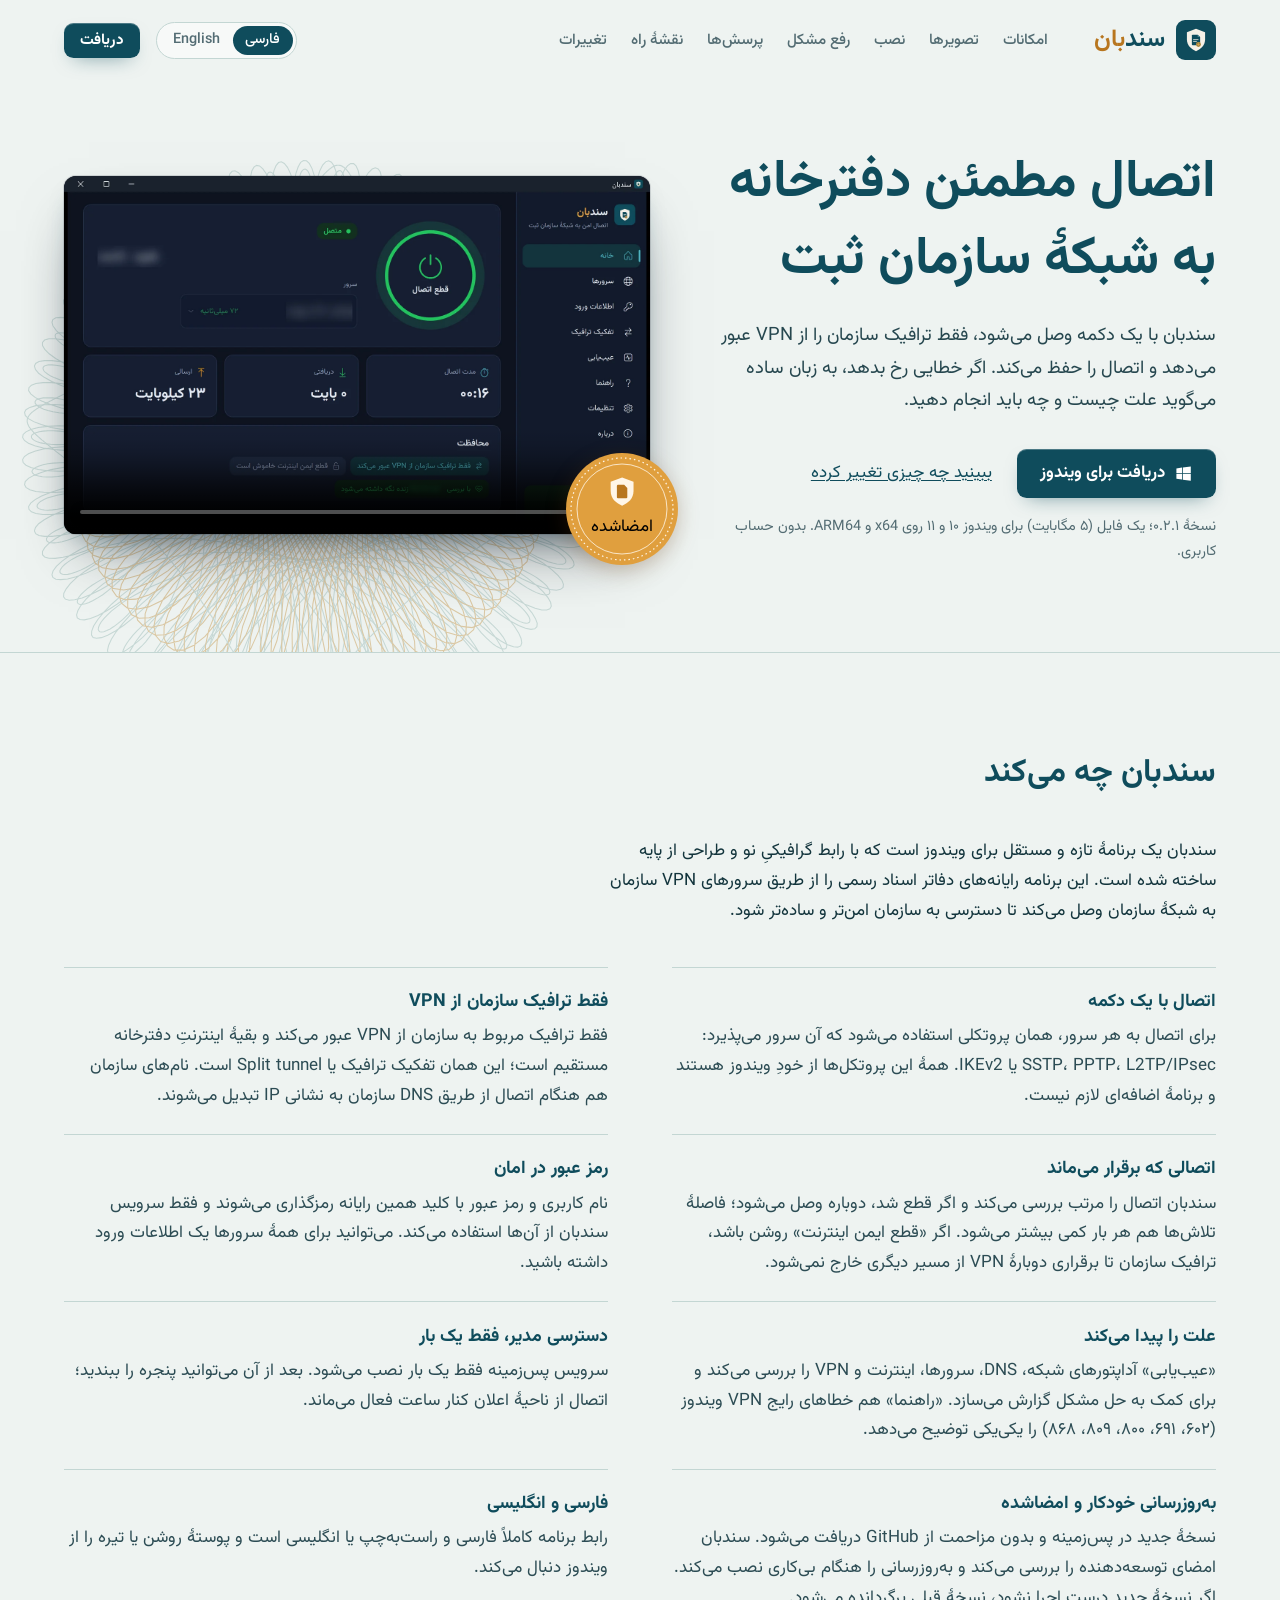
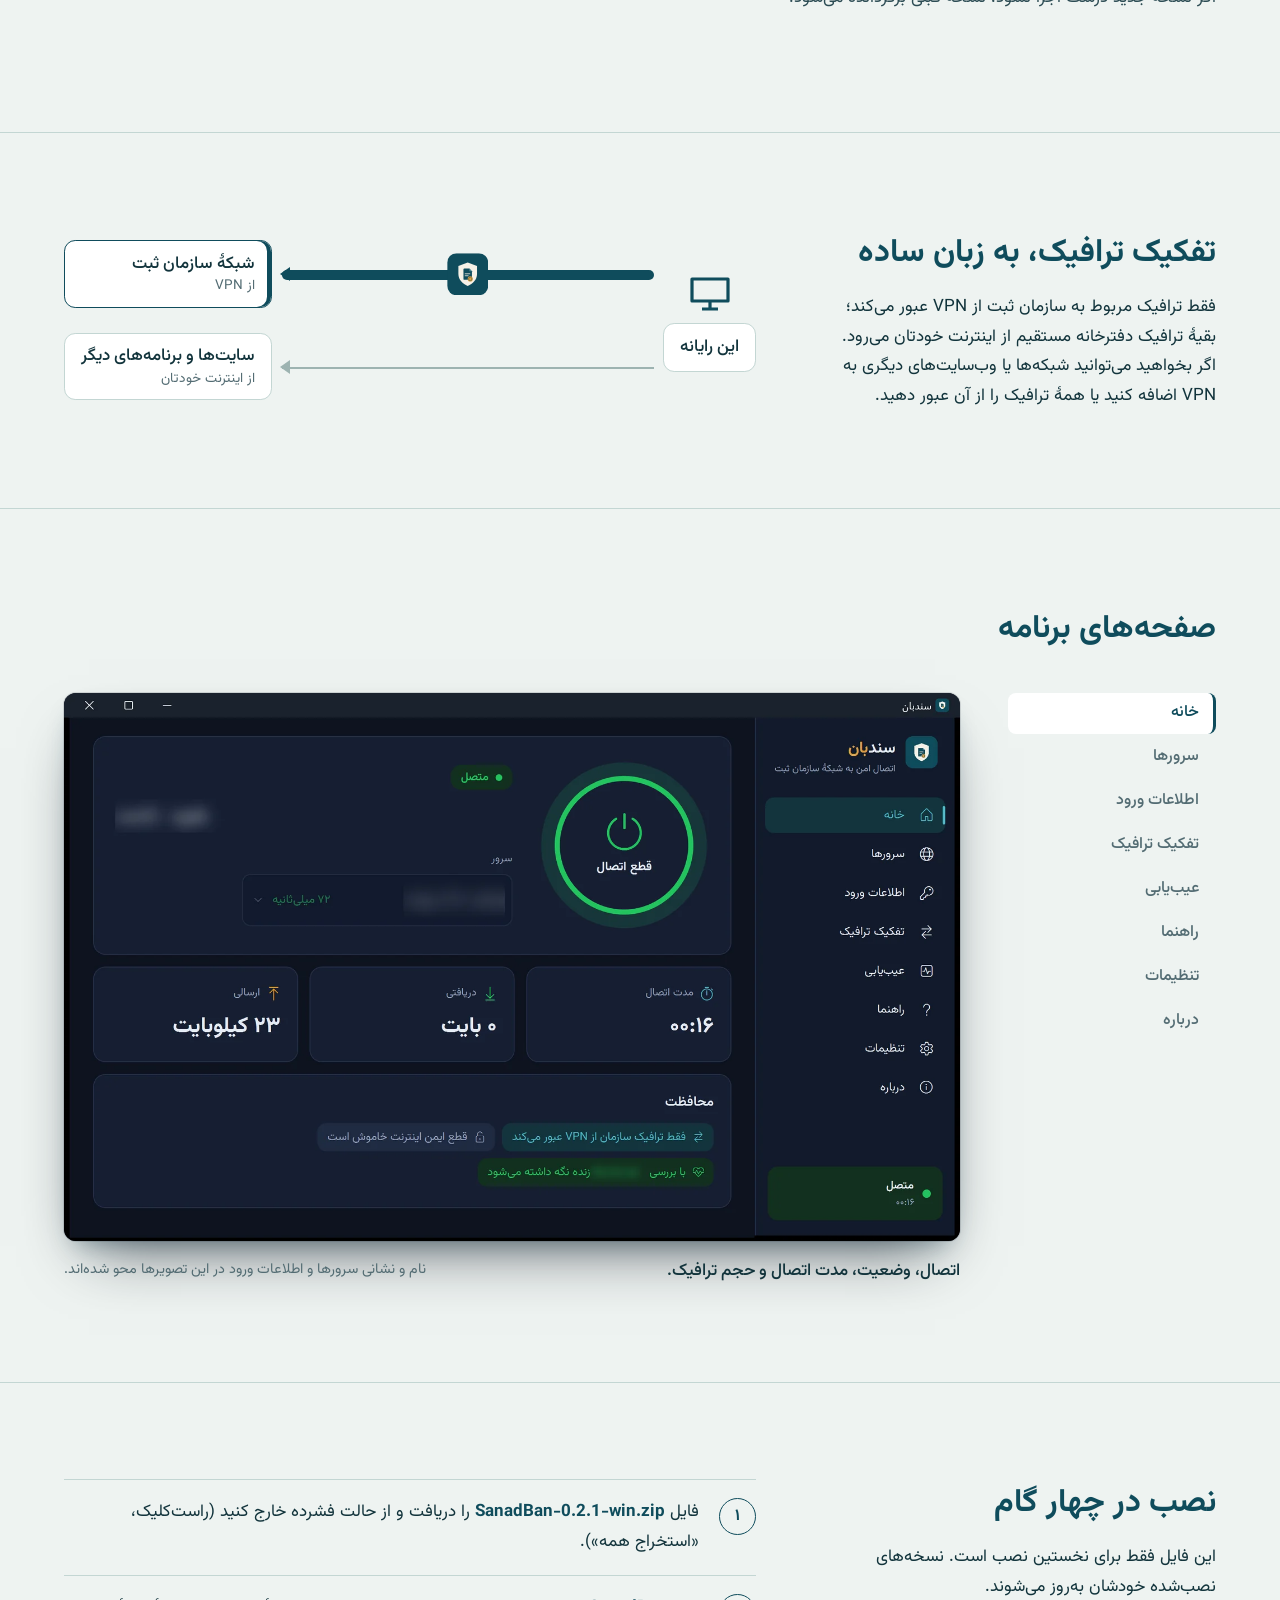
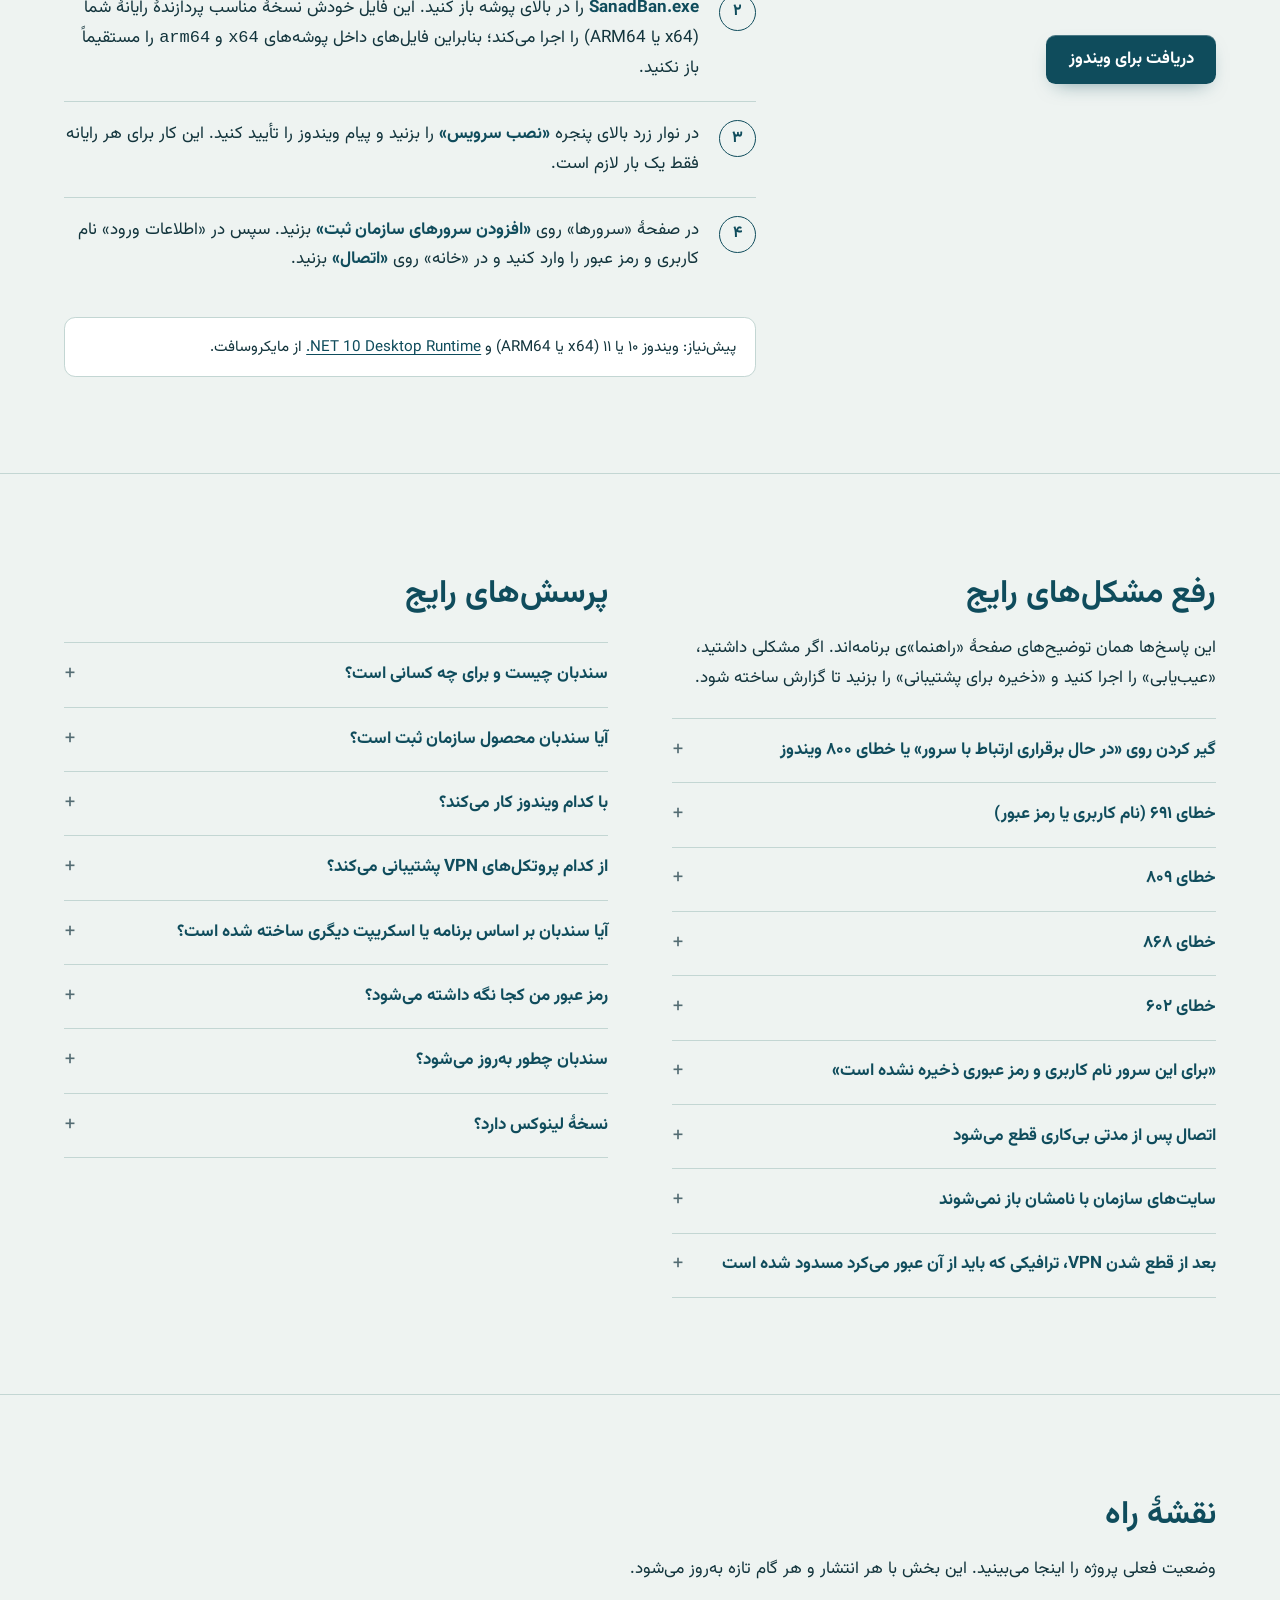
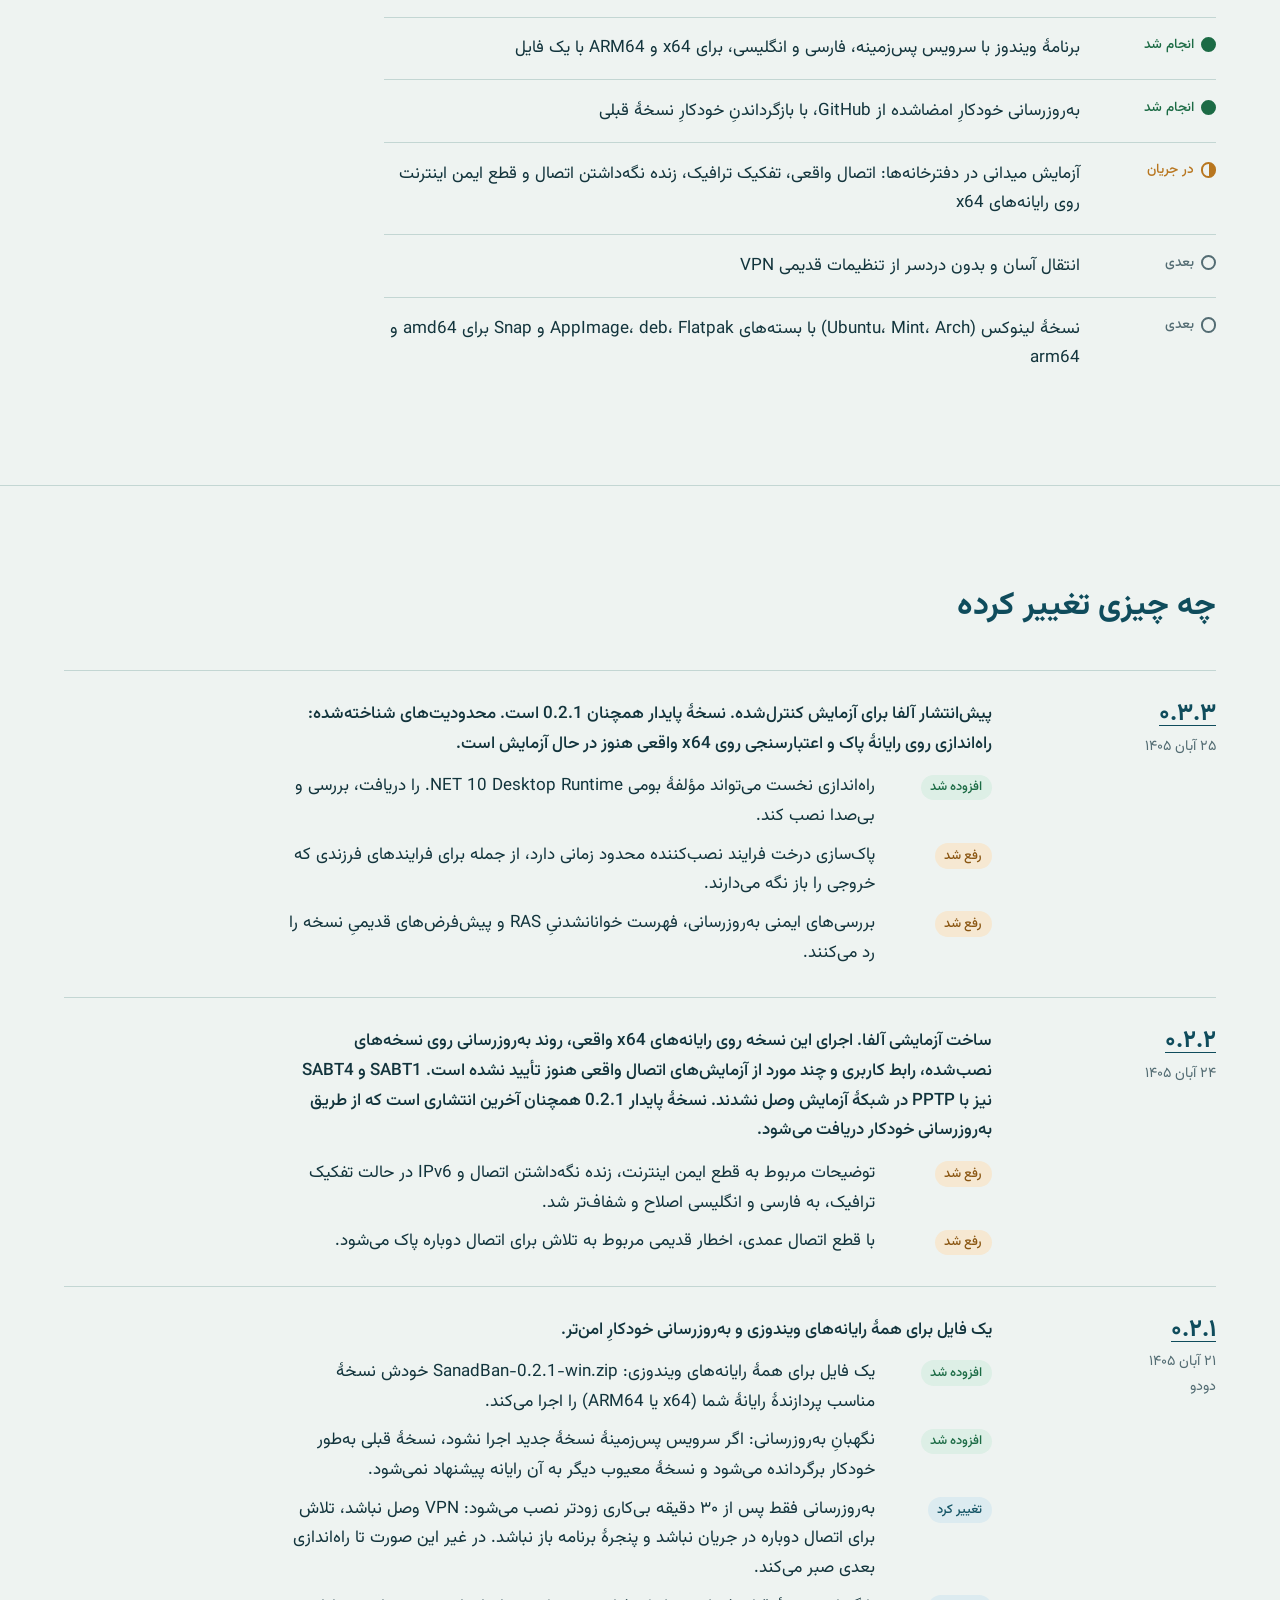
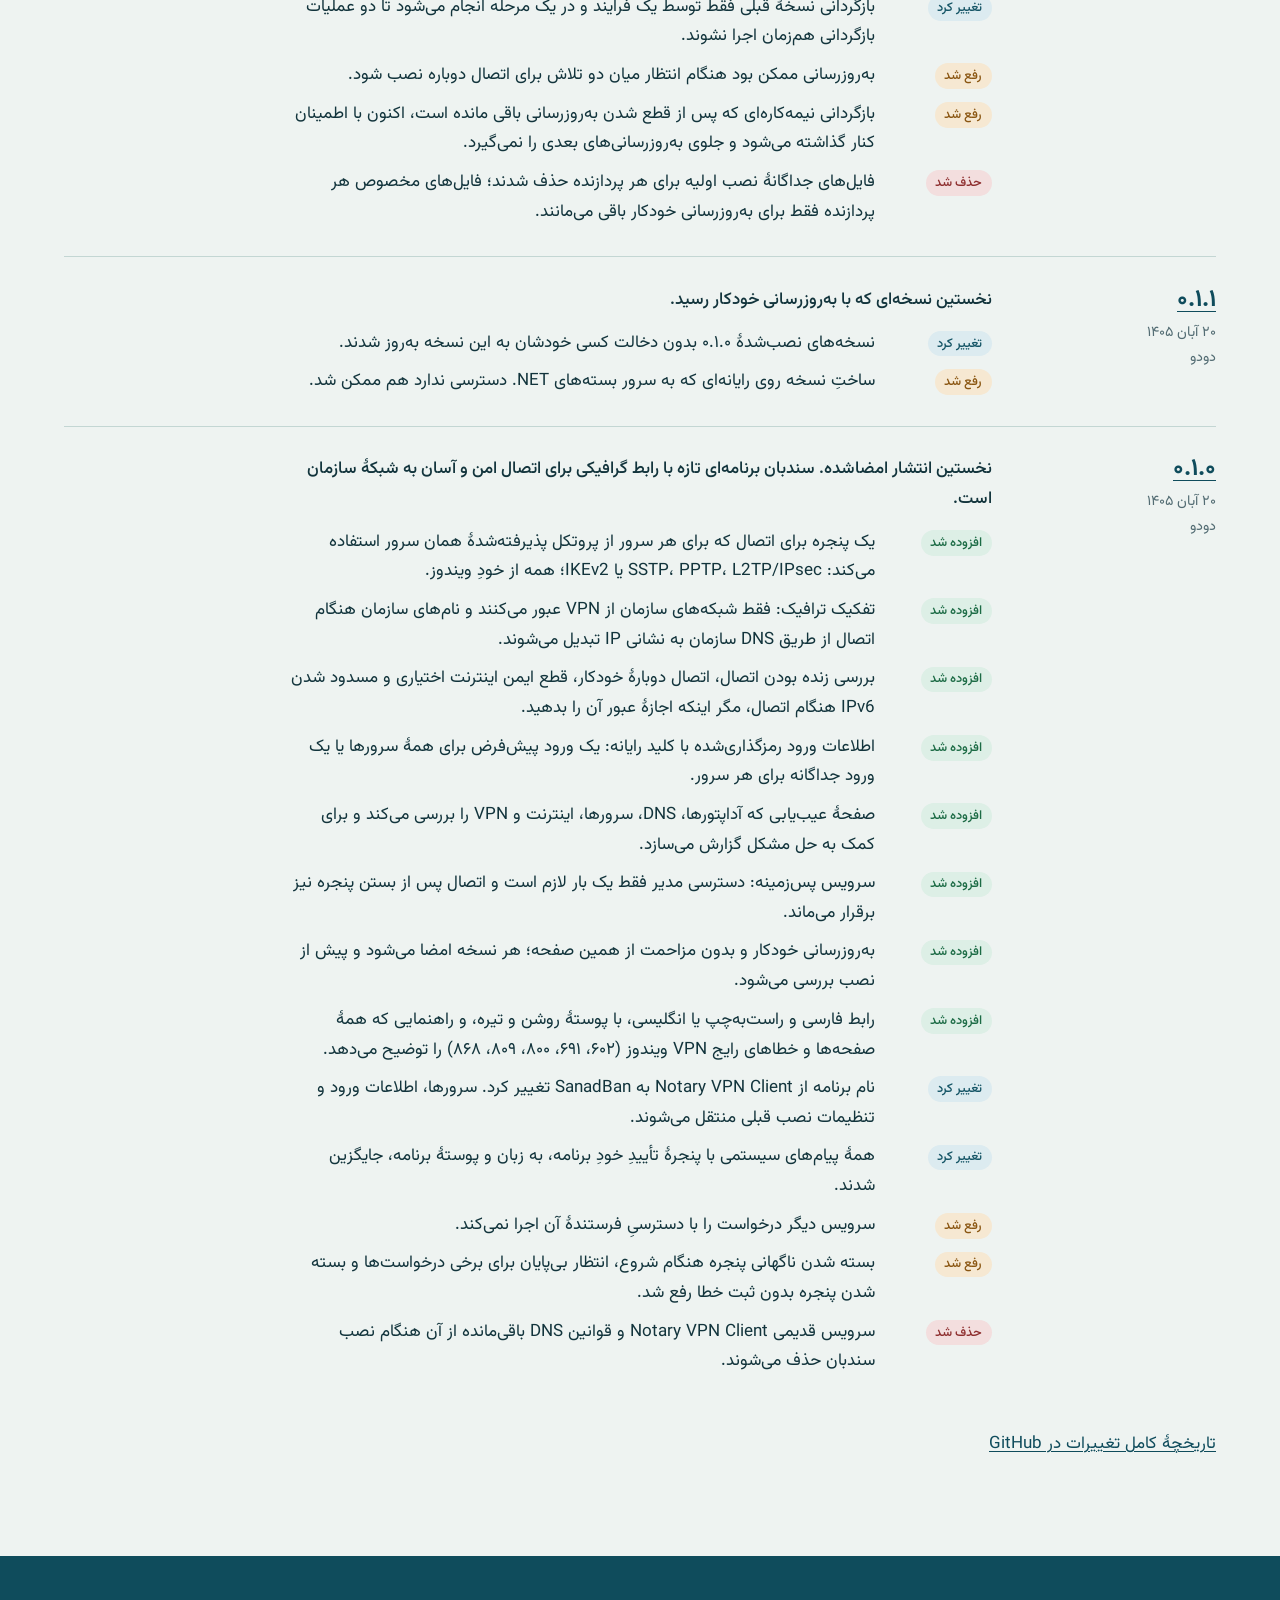
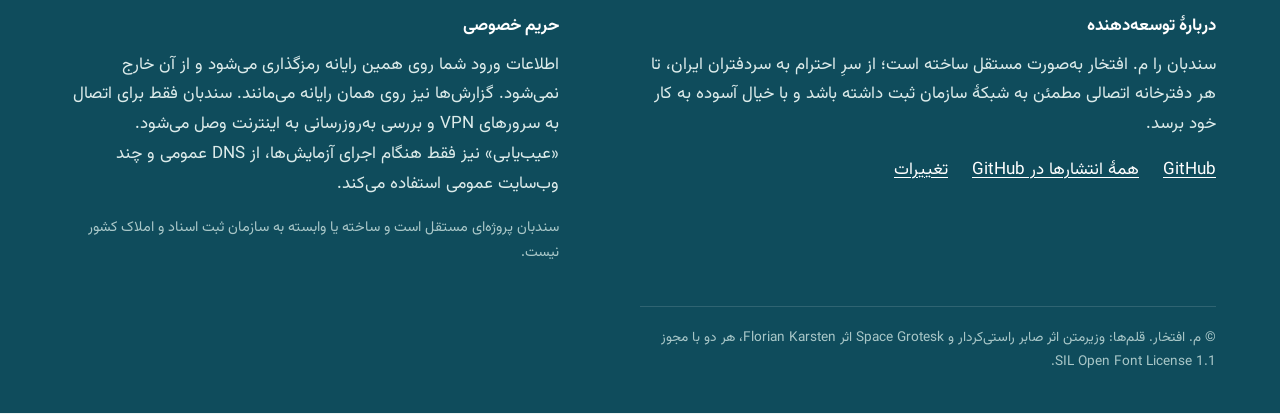
<file: docs/index.html>
<!DOCTYPE html>
<html lang="fa" dir="rtl">
<head>
<meta charset="utf-8">
<meta name="viewport" content="width=device-width, initial-scale=1">
<title>سندبان | VPN دفترخانه برای اتصال به شبکهٔ سازمان ثبت اسناد و املاک</title>
<meta name="description" content="سندبان برنامهٔ ویندوز برای اتصال دفاتر اسناد رسمی به شبکهٔ سازمان ثبت اسناد و املاک از راه VPN است: اتصال با یک دکمه، تفکیک ترافیک، اتصال دوبارهٔ خودکار، عیب‌یابی خطاهای VPN ویندوز و به‌روزرسانی خودکارِ امضاشده.">
<meta name="robots" content="index, follow, max-image-preview:large">
<meta name="author" content="م. افتخار">
<link rel="canonical" href="https://mneftekhar.github.io/sanadban-releases/">
<link rel="alternate" hreflang="fa" href="https://mneftekhar.github.io/sanadban-releases/">
<link rel="alternate" hreflang="en" href="https://mneftekhar.github.io/sanadban-releases/en/">
<link rel="alternate" hreflang="x-default" href="https://mneftekhar.github.io/sanadban-releases/">
<link rel="alternate" type="application/atom+xml" title="SanadBan releases" href="https://github.com/mneftekhar/sanadban-releases/releases.atom">
<meta name="theme-color" content="#0F4C5C">
<meta property="og:type" content="website">
<meta property="og:site_name" content="سندبان">
<meta property="og:title" content="سندبان | VPN دفترخانه برای اتصال به شبکهٔ سازمان ثبت اسناد و املاک">
<meta property="og:description" content="سندبان برنامهٔ ویندوز برای اتصال دفاتر اسناد رسمی به شبکهٔ سازمان ثبت اسناد و املاک از راه VPN است: اتصال با یک دکمه، تفکیک ترافیک، اتصال دوبارهٔ خودکار، عیب‌یابی خطاهای VPN ویندوز و به‌روزرسانی خودکارِ امضاشده.">
<meta property="og:url" content="https://mneftekhar.github.io/sanadban-releases/">
<meta property="og:image" content="https://mneftekhar.github.io/sanadban-releases/assets/social.png">
<meta property="og:image:width" content="1280"><meta property="og:image:height" content="640">
<meta property="og:locale" content="fa_IR">
<meta property="og:locale:alternate" content="en_US">
<meta name="twitter:card" content="summary_large_image">
<link rel="icon" href="assets/logo.svg" type="image/svg+xml">
<link rel="icon" href="assets/favicon-64.png" type="image/png">
<link rel="apple-touch-icon" href="assets/icon-512.png">
<link rel="preload" href="fonts/Vazirmatn-Regular.woff2" as="font" type="font/woff2" crossorigin>
<link rel="stylesheet" href="style.css">
<script type="application/ld+json">[{"@context":"https://schema.org","@type":"SoftwareApplication","name":"سندبان","alternateName":["SanadBan","Sanadban","Sanad Ban","Notary VPN Client"],"description":"سندبان برنامهٔ ویندوز برای اتصال دفاتر اسناد رسمی به شبکهٔ سازمان ثبت اسناد و املاک از راه VPN است: اتصال با یک دکمه، تفکیک ترافیک، اتصال دوبارهٔ خودکار، عیب‌یابی خطاهای VPN ویندوز و به‌روزرسانی خودکارِ امضاشده.","url":"https://mneftekhar.github.io/sanadban-releases/","inLanguage":"fa","applicationCategory":"SecurityApplication","applicationSubCategory":"VPN client","operatingSystem":"Windows 10, Windows 11","processorRequirements":"x64, ARM64","softwareRequirements":".NET 10 Desktop Runtime","softwareVersion":"0.2.1","datePublished":"2026-11-12","downloadUrl":"https://github.com/mneftekhar/sanadban-releases/releases/download/v0.2.1/SanadBan-0.2.1-win.zip","releaseNotes":"https://mneftekhar.github.io/sanadban-releases/#changes","screenshot":"https://mneftekhar.github.io/sanadban-releases/assets/home-fa.webp","author":{"@type":"Person","name":"م. افتخار","url":"https://github.com/mneftekhar"},"image":"https://mneftekhar.github.io/sanadban-releases/assets/icon-512.png"},{"@context":"https://schema.org","@type":"FAQPage","inLanguage":"fa","mainEntity":[{"@type":"Question","name":"سندبان چیست و برای چه کسانی است؟","acceptedAnswer":{"@type":"Answer","text":"سندبان برنامه‌ای برای ویندوز است که اتصال رایانهٔ دفترخانه به شبکهٔ سازمان ثبت اسناد و املاک را از طریق VPN برقرار می‌کند. این برنامه برای سردفتران، دفتریاران، کارکنان دفترخانه و پشتیبان‌های فنی ساخته شده است."}},{"@type":"Question","name":"آیا سندبان محصول سازمان ثبت است؟","acceptedAnswer":{"@type":"Answer","text":"خیر. سندبان را م. افتخار به‌صورت مستقل ساخته است و ساخته یا وابسته به سازمان ثبت اسناد و املاک کشور نیست. نام کاربری و رمز عبور VPN را همچنان سازمان در اختیار دفترخانه قرار می‌دهد."}},{"@type":"Question","name":"با کدام ویندوز کار می‌کند؟","acceptedAnswer":{"@type":"Answer","text":"روی ویندوز ۱۰ و ۱۱، روی رایانه‌های x64 (اینتل و AMD) و ARM64، با یک فایل مشترک. برای اجرا، ‎.NET 10 Desktop Runtime‎ مایکروسافت هم باید روی رایانه نصب باشد."}},{"@type":"Question","name":"از کدام پروتکل‌های VPN پشتیبانی می‌کند؟","acceptedAnswer":{"@type":"Answer","text":"سندبان از SSTP، PPTP، L2TP/IPsec و IKEv2 پشتیبانی می‌کند؛ همان پروتکل‌هایی که در خودِ ویندوز موجودند. برای هر سرور از پروتکلی استفاده می‌کند که آن سرور می‌پذیرد."}},{"@type":"Question","name":"آیا سندبان بر اساس برنامه یا اسکریپت دیگری ساخته شده است؟","acceptedAnswer":{"@type":"Answer","text":"خیر. سندبان یک برنامهٔ کاملاً تازه با رابط گرافیکی و طراحی مستقل است و از صفر برای آسان‌تر و امن‌تر کردن اتصال دفترخانه‌ها به شبکهٔ سازمان ساخته شده است."}},{"@type":"Question","name":"رمز عبور من کجا نگه داشته می‌شود؟","acceptedAnswer":{"@type":"Answer","text":"روی همان رایانه، رمزگذاری‌شده با کلیدِ همان رایانه، و فقط سرویس سندبان از آن استفاده می‌کند. رمز عبور جز در زمان اتصال به سرور VPN، به جای دیگری فرستاده نمی‌شود."}},{"@type":"Question","name":"سندبان چطور به‌روز می‌شود؟","acceptedAnswer":{"@type":"Answer","text":"به‌صورت خودکار و بدون مزاحمت. سرویس پس‌زمینه نسخهٔ جدید را از همین صفحهٔ GitHub دریافت می‌کند، امضای توسعه‌دهنده را بررسی می‌کند و به‌روزرسانی را هنگام بی‌کاری یا راه‌اندازی بعدی نصب می‌کند. به‌روزرسانی هیچ‌وقت وسایل اتصال نصب نمی‌شود."}},{"@type":"Question","name":"نسخهٔ لینوکس دارد؟","acceptedAnswer":{"@type":"Answer","text":"هنوز نه. ابتدا نسخهٔ ویندوز باید به‌طور کامل آزمایش شود؛ سپس نسخهٔ لینوکس با همین طراحی برای Ubuntu، Mint و Arch ساخته می‌شود."}},{"@type":"Question","name":"گیر کردن روی «در حال برقراری ارتباط با سرور» یا خطای ۸۰۰ ویندوز","acceptedAnswer":{"@type":"Answer","text":"سرور پاسخ نمی‌دهد. معمولاً یکی از این علت‌هاست: سرور خاموش یا خارج از ساعات در دسترس است، شبکهٔ شما اتصال را مسدود می‌کند یا پروتکل انتخاب‌شده با سرور سازگار نیست. «عیب‌یابی» را اجرا کنید؛ در بخش «سرورها» می‌بینید کدام درگاه‌ها پاسخ می‌دهند."}},{"@type":"Question","name":"خطای ۶۹۱ (نام کاربری یا رمز عبور)","acceptedAnswer":{"@type":"Answer","text":"نام کاربری یا رمز عبور پذیرفته نشده است. در «اطلاعات ورود» آن‌ها را بررسی کنید و رمز را دوباره وارد کنید. اگر مطمئن هستید که درست‌اند، ممکن است حساب قفل یا منقضی شده باشد؛ در این صورت با سازمان تماس بگیرید."}},{"@type":"Question","name":"خطای ۸۰۹","acceptedAnswer":{"@type":"Answer","text":"ارتباط میان رایانه و سرور در شبکه قطع یا مسدود می‌شود. این مشکل بیشتر در PPTP و L2TP/IPsec و پشت بعضی مودم‌ها یا سرویس‌دهنده‌های اینترنت دیده می‌شود. معمولاً SSTP راه حل بهتری است."}},{"@type":"Question","name":"خطای ۸۶۸","acceptedAnswer":{"@type":"Answer","text":"نام سرور پیدا نمی‌شود. ابتدا اتصال اینترنت را بررسی کنید و سپس «عیب‌یابی» را اجرا کنید؛ بخش DNS نشان می‌دهد کدام سرور DNS نمی‌تواند نام را به نشانی IP برساند."}},{"@type":"Question","name":"خطای ۶۰۲","acceptedAnswer":{"@type":"Answer","text":"ویندوز تصور می‌کند درگاه اتصال هنوز از اتصال قبلی باز مانده است. این معمولاً وقتی اتصال قبلی درست بسته نشده رخ می‌دهد. برای پاک شدن این حالت، رایانه را دوباره راه‌اندازی کنید."}},{"@type":"Question","name":"«برای این سرور نام کاربری و رمز عبوری ذخیره نشده است»","acceptedAnswer":{"@type":"Answer","text":"در «اطلاعات ورود» یک ورود جدید برای همهٔ سرورها یا فقط همان سرور اضافه کنید."}},{"@type":"Question","name":"اتصال پس از مدتی بی‌کاری قطع می‌شود","acceptedAnswer":{"@type":"Answer","text":"مطمئن شوید «زنده نگه‌داشتن اتصال» در صفحهٔ «تفکیک ترافیک» روشن است. این ویژگی برای حفظ اتصال، به نشانی مشخص‌شده ترافیک دوره‌ای می‌فرستد. اگر ping پاسخی نداشت، ممکن است شبکه یا سرور ICMP را مسدود کرده باشد؛ این به‌تنهایی نشانهٔ خرابی نیست. به‌جای تکیه بر ping، باز شدن سایت‌های سازمان و پایدار ماندن اتصال را بررسی کنید."}},{"@type":"Question","name":"سایت‌های سازمان با نامشان باز نمی‌شوند","acceptedAnswer":{"@type":"Answer","text":"ابتدا به VPN وصل شوید و «عیب‌یابی» را اجرا کنید. در بخش «اتصال VPN» می‌بینید قانون DNS سازمان فعال است یا نه."}},{"@type":"Question","name":"بعد از قطع شدن VPN، ترافیکی که باید از آن عبور می‌کرد مسدود شده است","acceptedAnswer":{"@type":"Answer","text":"این همان کار «قطع ایمن اینترنت» است. در حالت تفکیک ترافیک فقط ترافیک سازمان مسدود می‌شود و بقیهٔ اینترنت کار خود را ادامه می‌دهد. اگر همهٔ ترافیک از VPN برود، کل اینترنت مسدود می‌شود. برای برطرف کردن آن، دوباره وصل شوید یا در «خانه» روی «عبور ترافیک بیرون از VPN را تا اتصال بعدی آزاد کن» بزنید."}}]},{"@context":"https://schema.org","@type":"WebSite","name":"سندبان","alternateName":["SanadBan","سندبان","Sanadban","Sanad Ban","Notary VPN Client"],"url":"https://mneftekhar.github.io/sanadban-releases/","inLanguage":"fa"}]</script>
<script>
/* Persian for visitors from Iran, English elsewhere. A language chosen on this site always wins. Crawlers are never
   redirected, so each language keeps its own address in search results. */
(function () {
  var here = "fa", other = "en/", d = document.documentElement;
  if (/bot|crawl|spider|slurp|duckduck|bingpreview|yandex|baidu|lighthouse|preview|facebookexternalhit|telegram|whatsapp/i.test(navigator.userAgent)) return;
  var get = function (s, k) { try { return window[s].getItem(k); } catch (e) { return null; } };
  var put = function (s, k, v) { try { window[s].setItem(k, v); } catch (e) {} };
  var go = function (l) { if (l && l !== here) location.replace(other + location.hash); };
  var chosen = get("localStorage", "sb-lang") || get("sessionStorage", "sb-geo");
  if (chosen) { go(chosen); return; }
  d.className = "pending"; setTimeout(function () { d.className = ""; }, 1300);
  var done = false;
  function decide(cc) {
    if (done || !cc) return; done = true;
    var l = String(cc).toUpperCase() === "IR" ? "fa" : "en";
    put("sessionStorage", "sb-geo", l);
    if (l !== here) go(l); else d.className = "";
  }
  function ask(url, pick) {
    var c = window.AbortController ? new AbortController() : null;
    if (c) setTimeout(function () { c.abort(); }, 2500);
    fetch(url, c ? { signal: c.signal } : {}).then(function (r) { return r.ok ? r.text() : ""; }).then(pick).then(decide).catch(function () {});
  }
  ask("https://www.cloudflare.com/cdn-cgi/trace", function (s) { var m = /(?:^|\n)loc=([A-Z]{2})/.exec(s); return m && m[1]; });
  ask("https://api.country.is/", function (s) { try { return JSON.parse(s).country; } catch (e) { return null; } });
  ask("https://get.geojs.io/v1/ip/country.json", function (s) { try { return JSON.parse(s).country; } catch (e) { return null; } });
})();
</script>
</head>
<body>
<a class="skip" href="#main">رفتن به محتوا</a>

<header class="wrap bar">
  <a class="mark" href="" aria-label="سندبان">
    <img src="assets/logo.svg" alt="" width="40" height="40">
    <span class="word-fa">سند<b>بان</b></span>
  </a>
  <nav class="nav" aria-label="فهرست"><a href="#features">امکانات</a><a href="#screens">تصویرها</a><a href="#install">نصب</a><a href="#help">رفع مشکل</a><a href="#faq">پرسش‌ها</a><a href="#roadmap">نقشهٔ راه</a><a href="#changes">تغییرات</a></nav>
  <span class="spacer"></span>
  <details class="menu"><summary>فهرست</summary><nav class="drop" aria-label="فهرست"><a href="#features">امکانات</a><a href="#screens">تصویرها</a><a href="#install">نصب</a><a href="#help">رفع مشکل</a><a href="#faq">پرسش‌ها</a><a href="#roadmap">نقشهٔ راه</a><a href="#changes">تغییرات</a></nav></details>
  <div class="lang" role="group" aria-label="Language / زبان"><span lang="fa">فارسی</span><a href="en/" lang="en" hreflang="en" data-go="en">English</a></div>
  <a class="btn get" href="https://github.com/mneftekhar/sanadban-releases/releases/download/v0.2.1/SanadBan-0.2.1-win.zip">دریافت</a>
</header>

<main id="main">
<section class="hero">
  <div class="wrap">
    <div>
      <h1>اتصال مطمئن دفترخانه به شبکهٔ سازمان ثبت</h1>
      <p class="lead">سندبان با یک دکمه وصل می‌شود، فقط ترافیک سازمان را از VPN عبور می‌دهد و اتصال را حفظ می‌کند. اگر خطایی رخ بدهد، به زبان ساده می‌گوید علت چیست و چه باید انجام دهید.</p>
      <div class="cta">
        <a class="btn" href="https://github.com/mneftekhar/sanadban-releases/releases/download/v0.2.1/SanadBan-0.2.1-win.zip">
          <svg viewBox="0 0 24 24" aria-hidden="true"><path fill="currentColor" d="M3 5.5 10 4.5v7H3zm0 13 7 1v-7H3zm8 1.1L21 21v-8.5H11zM11 4.4 21 3v8.5H11z"/></svg>
          دریافت برای ویندوز
        </a>
        <a href="#changes">ببینید چه چیزی تغییر کرده</a>
      </div>
      <p class="fine">نسخهٔ ۰.۲.۱؛ یک فایل (۵ مگابایت) برای ویندوز ۱۰ و ۱۱ روی x64 و ARM64. بدون حساب کاربری.</p>
    </div>
    <div class="stage">
      <svg class="rosette" viewBox="-200 -200 400 400" aria-hidden="true"></svg>
      <div class="window">
        <video class="js-video" src="assets/connect-fa.mp4" width="1000" height="612" muted loop playsinline preload="metadata"
               poster="assets/home-fa.webp" aria-label="اتصال در سندبان: از «متصل نیست» تا «متصل» در چند ثانیه"></video>
      </div>
      <svg class="seal" viewBox="0 0 120 120" role="img" aria-label="امضاشده">
        <circle cx="60" cy="60" r="56" fill="#E09F3E"/>
        <circle cx="60" cy="60" r="51" fill="none" stroke="#FFF6E8" stroke-width="1.2" stroke-dasharray="1.5 3"/>
        <circle cx="60" cy="60" r="45" fill="none" stroke="#FFF6E8" stroke-width=".8"/>
        <g transform="translate(44.5 27) scale(.26)">
          <path d="M60 6 L104 22 V58 C104 86 84 105 60 114 C36 105 16 86 16 58 V22 Z" fill="#FFF6E8"/>
          <path d="M44 34 H68 L80 46 V82 a4 4 0 0 1 -4 4 H44 a4 4 0 0 1 -4 -4 V38 a4 4 0 0 1 4 -4 Z" fill="#B8761F"/>
        </g>
        <text x="60" y="82" text-anchor="middle" style="font:700 15px "Vazirmatn", sans-serif;fill:#FFF6E8">امضاشده</text>
      </svg>
    </div>
  </div>
</section>

<section class="does" id="features" aria-labelledby="features-h">
  <div class="wrap">
    <h2 id="features-h">سندبان چه می‌کند</h2>
    <p class="lead" style="margin-bottom:2.5rem">سندبان یک برنامهٔ تازه و مستقل برای ویندوز است که با رابط گرافیکیِ نو و طراحی از پایه ساخته شده است. این برنامه رایانه‌های دفاتر اسناد رسمی را از طریق سرورهای VPN سازمان به شبکهٔ سازمان وصل می‌کند تا دسترسی به سازمان امن‌تر و ساده‌تر شود.</p>
    <dl class="clauses"><div class="clause"><dt>اتصال با یک دکمه</dt><dd>برای اتصال به هر سرور، همان پروتکلی استفاده می‌شود که آن سرور می‌پذیرد: SSTP، PPTP، L2TP/IPsec یا IKEv2. همهٔ این پروتکل‌ها از خودِ ویندوز هستند و برنامهٔ اضافه‌ای لازم نیست.</dd></div><div class="clause"><dt>فقط ترافیک سازمان از VPN</dt><dd>فقط ترافیک مربوط به سازمان از VPN عبور می‌کند و بقیهٔ اینترنتِ دفترخانه مستقیم است؛ این همان تفکیک ترافیک یا Split tunnel است. نام‌های سازمان هم هنگام اتصال از طریق DNS سازمان به نشانی IP تبدیل می‌شوند.</dd></div><div class="clause"><dt>اتصالی که برقرار می‌ماند</dt><dd>سندبان اتصال را مرتب بررسی می‌کند و اگر قطع شد، دوباره وصل می‌شود؛ فاصلهٔ تلاش‌ها هم هر بار کمی بیشتر می‌شود. اگر «قطع ایمن اینترنت» روشن باشد، ترافیک سازمان تا برقراری دوبارهٔ VPN از مسیر دیگری خارج نمی‌شود.</dd></div><div class="clause"><dt>رمز عبور در امان</dt><dd>نام کاربری و رمز عبور با کلید همین رایانه رمزگذاری می‌شوند و فقط سرویس سندبان از آن‌ها استفاده می‌کند. می‌توانید برای همهٔ سرورها یک اطلاعات ورود داشته باشید.</dd></div><div class="clause"><dt>علت را پیدا می‌کند</dt><dd>«عیب‌یابی» آداپتورهای شبکه، DNS، سرورها، اینترنت و VPN را بررسی می‌کند و برای کمک به حل مشکل گزارش می‌سازد. «راهنما» هم خطاهای رایج VPN ویندوز (۶۰۲، ۶۹۱، ۸۰۰، ۸۰۹، ۸۶۸) را یکی‌یکی توضیح می‌دهد.</dd></div><div class="clause"><dt>دسترسی مدیر، فقط یک بار</dt><dd>سرویس پس‌زمینه فقط یک بار نصب می‌شود. بعد از آن می‌توانید پنجره را ببندید؛ اتصال از ناحیهٔ اعلان کنار ساعت فعال می‌ماند.</dd></div><div class="clause"><dt>به‌روزرسانی خودکار و امضاشده</dt><dd>نسخهٔ جدید در پس‌زمینه و بدون مزاحمت از GitHub دریافت می‌شود. سندبان امضای توسعه‌دهنده را بررسی می‌کند و به‌روزرسانی را هنگام بی‌کاری نصب می‌کند. اگر نسخهٔ جدید درست اجرا نشود، نسخهٔ قبلی برگردانده می‌شود.</dd></div><div class="clause"><dt>فارسی و انگلیسی</dt><dd>رابط برنامه کاملاً فارسی و راست‌به‌چپ یا انگلیسی است و پوستهٔ روشن یا تیره را از ویندوز دنبال می‌کند.</dd></div></dl>
  </div>
</section>

<section class="split" aria-labelledby="split-h">
  <div class="wrap">
    <div>
      <h2 id="split-h">تفکیک ترافیک، به زبان ساده</h2>
      <p class="lead">فقط ترافیک مربوط به سازمان ثبت از VPN عبور می‌کند؛ بقیهٔ ترافیک دفترخانه مستقیم از اینترنت خودتان می‌رود. اگر بخواهید می‌توانید شبکه‌ها یا وب‌سایت‌های دیگری به VPN اضافه کنید یا همهٔ ترافیک را از آن عبور دهید.</p>
    </div>
    <div class="lanes" role="img" aria-label="فقط شبکهٔ سازمان ثبت از VPN می‌رود؛ بقیهٔ ترافیک مستقیم از اینترنت خودتان می‌رود.">
      <div class="pc">
        <svg viewBox="0 0 24 24" aria-hidden="true"><path fill="none" stroke="currentColor" stroke-width="1.6" stroke-linejoin="round" d="M3 5h18v11H3zM8 20h8M12 16v4"/></svg>
        <span class="node">این رایانه</span>
      </div>
      <div class="lane vpn"><img class="shield" src="assets/logo.svg" alt=""></div>
      <div class="node reg">شبکهٔ سازمان ثبت<small>از VPN</small></div>
      <div class="lane"></div>
      <div class="node">سایت‌ها و برنامه‌های دیگر<small>از اینترنت خودتان</small></div>
    </div>
  </div>
</section>

<section class="inside" id="screens" aria-labelledby="screens-h">
  <div class="wrap">
    <h2 id="screens-h">صفحه‌های برنامه</h2>
    <div class="viewer">
      <div class="tabs" role="tablist" aria-orientation="vertical"><button type="button" role="tab" id="tab-home" aria-selected="true" tabindex="0" data-id="home" data-what="اتصال، وضعیت، مدت اتصال و حجم ترافیک." data-alt="خانه">خانه</button><button type="button" role="tab" id="tab-servers" aria-selected="false" tabindex="-1" data-id="servers" data-what="سرورهای VPN که می‌توانید به آن‌ها وصل شوید، با سرعت هر کدام." data-alt="سرورها">سرورها</button><button type="button" role="tab" id="tab-logins" aria-selected="false" tabindex="-1" data-id="logins" data-what="نام کاربری و رمز عبور VPN، رمزگذاری‌شده روی همین رایانه." data-alt="اطلاعات ورود">اطلاعات ورود</button><button type="button" role="tab" id="tab-split" aria-selected="false" tabindex="-1" data-id="split" data-what="تعیین کنید چه ترافیکی از VPN عبور کند و چه ترافیکی از اینترنت خودتان." data-alt="تفکیک ترافیک">تفکیک ترافیک</button><button type="button" role="tab" id="tab-checks" aria-selected="false" tabindex="-1" data-id="checks" data-what="آزمایش آداپتورها، DNS، سرورها، اینترنت و اتصال VPN، با گزارشی برای پشتیبانی." data-alt="عیب‌یابی">عیب‌یابی</button><button type="button" role="tab" id="tab-guide" aria-selected="false" tabindex="-1" data-id="guide" data-what="سندبان چگونه کار می‌کند؛ صفحه‌به‌صفحه و همهٔ گزینه‌ها." data-alt="راهنما">راهنما</button><button type="button" role="tab" id="tab-settings" aria-selected="false" tabindex="-1" data-id="settings" data-what="زبان، پوسته، اتصال دوبارهٔ خودکار، قطع ایمن اینترنت و شروع با ویندوز." data-alt="تنظیمات">تنظیمات</button><button type="button" role="tab" id="tab-about" aria-selected="false" tabindex="-1" data-id="about" data-what="نسخه، توسعه‌دهنده و حریم خصوصی." data-alt="درباره">درباره</button></div>
      <div class="shot" role="tabpanel" aria-labelledby="tab-home">
        <figure>
          <div class="window"><img class="js-shot" src="assets/home-fa.webp" alt="خانه" width="1600" height="978" loading="lazy"></div>
          <figcaption><span class="what js-what">اتصال، وضعیت، مدت اتصال و حجم ترافیک.</span><span class="blurred">نام و نشانی سرورها و اطلاعات ورود در این تصویرها محو شده‌اند.</span></figcaption>
        </figure>
      </div>
    </div>
  </div>
</section>

<section class="install" id="install" aria-labelledby="install-h">
  <div class="wrap">
    <div>
      <h2 id="install-h">نصب در چهار گام</h2>
      <p class="lead" style="margin-top:1rem">این فایل فقط برای نخستین نصب است. نسخه‌های نصب‌شده خودشان به‌روز می‌شوند.</p>
      <p class="cta"><a class="btn" href="https://github.com/mneftekhar/sanadban-releases/releases/download/v0.2.1/SanadBan-0.2.1-win.zip">دریافت برای ویندوز</a></p>
    </div>
    <div>
      <ol class="steps"><li><span>فایل <b>SanadBan-0.2.1-win.zip</b> را دریافت و از حالت فشرده خارج کنید (راست‌کلیک، «استخراج همه»).</span></li><li><span><b>SanadBan.exe</b> را در بالای پوشه باز کنید. این فایل خودش نسخهٔ مناسب پردازندهٔ رایانهٔ شما (x64 یا ARM64) را اجرا می‌کند؛ بنابراین فایل‌های داخل پوشه‌های <code dir="ltr">x64</code> و <code dir="ltr">arm64</code> را مستقیماً باز نکنید.</span></li><li><span>در نوار زرد بالای پنجره <b>«نصب سرویس»</b> را بزنید و پیام ویندوز را تأیید کنید. این کار برای هر رایانه فقط یک بار لازم است.</span></li><li><span>در صفحهٔ «سرورها» روی <b>«افزودن سرورهای سازمان ثبت»</b> بزنید. سپس در «اطلاعات ورود» نام کاربری و رمز عبور را وارد کنید و در «خانه» روی <b>«اتصال»</b> بزنید.</span></li></ol>
      <p class="needs">پیش‌نیاز: ویندوز ۱۰ یا ۱۱ (x64 یا ARM64) و <a href="https://dotnet.microsoft.com/download/dotnet/10.0" rel="noopener">‎.NET 10 Desktop Runtime‎</a> از مایکروسافت.</p>
    </div>
  </div>
</section>

<section class="help" id="help" aria-labelledby="help-h">
  <div class="wrap twin">
    <div>
      <h2 id="help-h">رفع مشکل‌های رایج</h2>
      <p class="lead" style="margin-top:1rem">این پاسخ‌ها همان توضیح‌های صفحهٔ «راهنما»ی برنامه‌اند. اگر مشکلی داشتید، «عیب‌یابی» را اجرا کنید و «ذخیره برای پشتیبانی» را بزنید تا گزارش ساخته شود.</p>
      <div class="qa"><details><summary>گیر کردن روی «در حال برقراری ارتباط با سرور» یا خطای ۸۰۰ ویندوز</summary><p>سرور پاسخ نمی‌دهد. معمولاً یکی از این علت‌هاست: سرور خاموش یا خارج از ساعات در دسترس است، شبکهٔ شما اتصال را مسدود می‌کند یا پروتکل انتخاب‌شده با سرور سازگار نیست. «عیب‌یابی» را اجرا کنید؛ در بخش «سرورها» می‌بینید کدام درگاه‌ها پاسخ می‌دهند.</p></details><details><summary>خطای ۶۹۱ (نام کاربری یا رمز عبور)</summary><p>نام کاربری یا رمز عبور پذیرفته نشده است. در «اطلاعات ورود» آن‌ها را بررسی کنید و رمز را دوباره وارد کنید. اگر مطمئن هستید که درست‌اند، ممکن است حساب قفل یا منقضی شده باشد؛ در این صورت با سازمان تماس بگیرید.</p></details><details><summary>خطای ۸۰۹</summary><p>ارتباط میان رایانه و سرور در شبکه قطع یا مسدود می‌شود. این مشکل بیشتر در PPTP و L2TP/IPsec و پشت بعضی مودم‌ها یا سرویس‌دهنده‌های اینترنت دیده می‌شود. معمولاً SSTP راه حل بهتری است.</p></details><details><summary>خطای ۸۶۸</summary><p>نام سرور پیدا نمی‌شود. ابتدا اتصال اینترنت را بررسی کنید و سپس «عیب‌یابی» را اجرا کنید؛ بخش DNS نشان می‌دهد کدام سرور DNS نمی‌تواند نام را به نشانی IP برساند.</p></details><details><summary>خطای ۶۰۲</summary><p>ویندوز تصور می‌کند درگاه اتصال هنوز از اتصال قبلی باز مانده است. این معمولاً وقتی اتصال قبلی درست بسته نشده رخ می‌دهد. برای پاک شدن این حالت، رایانه را دوباره راه‌اندازی کنید.</p></details><details><summary>«برای این سرور نام کاربری و رمز عبوری ذخیره نشده است»</summary><p>در «اطلاعات ورود» یک ورود جدید برای همهٔ سرورها یا فقط همان سرور اضافه کنید.</p></details><details><summary>اتصال پس از مدتی بی‌کاری قطع می‌شود</summary><p>مطمئن شوید «زنده نگه‌داشتن اتصال» در صفحهٔ «تفکیک ترافیک» روشن است. این ویژگی برای حفظ اتصال، به نشانی مشخص‌شده ترافیک دوره‌ای می‌فرستد. اگر ping پاسخی نداشت، ممکن است شبکه یا سرور ICMP را مسدود کرده باشد؛ این به‌تنهایی نشانهٔ خرابی نیست. به‌جای تکیه بر ping، باز شدن سایت‌های سازمان و پایدار ماندن اتصال را بررسی کنید.</p></details><details><summary>سایت‌های سازمان با نامشان باز نمی‌شوند</summary><p>ابتدا به VPN وصل شوید و «عیب‌یابی» را اجرا کنید. در بخش «اتصال VPN» می‌بینید قانون DNS سازمان فعال است یا نه.</p></details><details><summary>بعد از قطع شدن VPN، ترافیکی که باید از آن عبور می‌کرد مسدود شده است</summary><p>این همان کار «قطع ایمن اینترنت» است. در حالت تفکیک ترافیک فقط ترافیک سازمان مسدود می‌شود و بقیهٔ اینترنت کار خود را ادامه می‌دهد. اگر همهٔ ترافیک از VPN برود، کل اینترنت مسدود می‌شود. برای برطرف کردن آن، دوباره وصل شوید یا در «خانه» روی «عبور ترافیک بیرون از VPN را تا اتصال بعدی آزاد کن» بزنید.</p></details></div>
    </div>
    <div id="faq">
      <h2>پرسش‌های رایج</h2>
      <div class="qa"><details><summary>سندبان چیست و برای چه کسانی است؟</summary><p>سندبان برنامه‌ای برای ویندوز است که اتصال رایانهٔ دفترخانه به شبکهٔ سازمان ثبت اسناد و املاک را از طریق VPN برقرار می‌کند. این برنامه برای سردفتران، دفتریاران، کارکنان دفترخانه و پشتیبان‌های فنی ساخته شده است.</p></details><details><summary>آیا سندبان محصول سازمان ثبت است؟</summary><p>خیر. سندبان را م. افتخار به‌صورت مستقل ساخته است و ساخته یا وابسته به سازمان ثبت اسناد و املاک کشور نیست. نام کاربری و رمز عبور VPN را همچنان سازمان در اختیار دفترخانه قرار می‌دهد.</p></details><details><summary>با کدام ویندوز کار می‌کند؟</summary><p>روی ویندوز ۱۰ و ۱۱، روی رایانه‌های x64 (اینتل و AMD) و ARM64، با یک فایل مشترک. برای اجرا، ‎.NET 10 Desktop Runtime‎ مایکروسافت هم باید روی رایانه نصب باشد.</p></details><details><summary>از کدام پروتکل‌های VPN پشتیبانی می‌کند؟</summary><p>سندبان از SSTP، PPTP، L2TP/IPsec و IKEv2 پشتیبانی می‌کند؛ همان پروتکل‌هایی که در خودِ ویندوز موجودند. برای هر سرور از پروتکلی استفاده می‌کند که آن سرور می‌پذیرد.</p></details><details><summary>آیا سندبان بر اساس برنامه یا اسکریپت دیگری ساخته شده است؟</summary><p>خیر. سندبان یک برنامهٔ کاملاً تازه با رابط گرافیکی و طراحی مستقل است و از صفر برای آسان‌تر و امن‌تر کردن اتصال دفترخانه‌ها به شبکهٔ سازمان ساخته شده است.</p></details><details><summary>رمز عبور من کجا نگه داشته می‌شود؟</summary><p>روی همان رایانه، رمزگذاری‌شده با کلیدِ همان رایانه، و فقط سرویس سندبان از آن استفاده می‌کند. رمز عبور جز در زمان اتصال به سرور VPN، به جای دیگری فرستاده نمی‌شود.</p></details><details><summary>سندبان چطور به‌روز می‌شود؟</summary><p>به‌صورت خودکار و بدون مزاحمت. سرویس پس‌زمینه نسخهٔ جدید را از همین صفحهٔ GitHub دریافت می‌کند، امضای توسعه‌دهنده را بررسی می‌کند و به‌روزرسانی را هنگام بی‌کاری یا راه‌اندازی بعدی نصب می‌کند. به‌روزرسانی هیچ‌وقت وسایل اتصال نصب نمی‌شود.</p></details><details><summary>نسخهٔ لینوکس دارد؟</summary><p>هنوز نه. ابتدا نسخهٔ ویندوز باید به‌طور کامل آزمایش شود؛ سپس نسخهٔ لینوکس با همین طراحی برای Ubuntu، Mint و Arch ساخته می‌شود.</p></details></div>
    </div>
  </div>
</section>

<section class="roadmap" id="roadmap" aria-labelledby="roadmap-h">
  <div class="wrap">
    <h2 id="roadmap-h">نقشهٔ راه</h2>
    <p class="lead" style="margin-top:1rem">وضعیت فعلی پروژه را اینجا می‌بینید. این بخش با هر انتشار و هر گام تازه به‌روز می‌شود.</p>
    <ol class="road"><li class="done"><span class="st">انجام شد</span><span>برنامهٔ ویندوز با سرویس پس‌زمینه، فارسی و انگلیسی، برای x64 و ARM64 با یک فایل</span></li><li class="done"><span class="st">انجام شد</span><span>به‌روزرسانی خودکارِ امضاشده از GitHub، با بازگرداندنِ خودکارِ نسخهٔ قبلی</span></li><li class="now"><span class="st">در جریان</span><span>آزمایش میدانی در دفترخانه‌ها: اتصال واقعی، تفکیک ترافیک، زنده نگه‌داشتن اتصال و قطع ایمن اینترنت روی رایانه‌های x64</span></li><li class="next"><span class="st">بعدی</span><span>انتقال آسان و بدون دردسر از تنظیمات قدیمی VPN</span></li><li class="next"><span class="st">بعدی</span><span>نسخهٔ لینوکس (Ubuntu، Mint، Arch) با بسته‌های AppImage، deb، Flatpak و Snap برای amd64 و arm64</span></li></ol>
  </div>
</section>

<section class="changes" id="changes" aria-labelledby="changes-h">
  <div class="wrap">
    <h2 id="changes-h">چه چیزی تغییر کرده</h2>
    <div class="timeline"><article class="rel"><div><div class="ver"><a href="https://github.com/mneftekhar/sanadban-releases/releases/tag/v0.3.3">۰.۳.۳</a></div><div class="when"><time datetime="2026-11-16">۲۵ آبان ۱۴۰۵</time></div></div><div><p class="sum">پیش‌انتشار آلفا برای آزمایش کنترل‌شده. نسخهٔ پایدار همچنان 0.2.1 است. محدودیت‌های شناخته‌شده: راه‌اندازی روی رایانهٔ پاک و اعتبارسنجی روی x64 واقعی هنوز در حال آزمایش است.</p><ul><li><span class="kind k-added">افزوده شد</span><span>راه‌اندازی نخست می‌تواند مؤلفهٔ بومی ‎.NET 10 Desktop Runtime‎ را دریافت، بررسی و بی‌صدا نصب کند.</span></li><li><span class="kind k-fixed">رفع شد</span><span>پاک‌سازی درخت فرایند نصب‌کننده محدود زمانی دارد، از جمله برای فرایندهای فرزندی که خروجی را باز نگه می‌دارند.</span></li><li><span class="kind k-fixed">رفع شد</span><span>بررسی‌های ایمنی به‌روزرسانی، فهرست خوانانشدنیِ RAS و پیش‌فرض‌های قدیمیِ نسخه را رد می‌کنند.</span></li></ul></div></article><article class="rel"><div><div class="ver"><a href="https://github.com/mneftekhar/sanadban-releases/releases/tag/v0.2.2">۰.۲.۲</a></div><div class="when"><time datetime="2026-11-15">۲۴ آبان ۱۴۰۵</time></div></div><div><p class="sum">ساخت آزمایشی آلفا. اجرای این نسخه روی رایانه‌های x64 واقعی، روند به‌روزرسانی روی نسخه‌های نصب‌شده، رابط کاربری و چند مورد از آزمایش‌های اتصال واقعی هنوز تأیید نشده است. SABT1 و SABT4 نیز با PPTP در شبکهٔ آزمایش وصل نشدند. نسخهٔ پایدار 0.2.1 همچنان آخرین انتشاری است که از طریق به‌روزرسانی خودکار دریافت می‌شود.</p><ul><li><span class="kind k-fixed">رفع شد</span><span>توضیحات مربوط به قطع ایمن اینترنت، زنده نگه‌داشتن اتصال و IPv6 در حالت تفکیک ترافیک، به فارسی و انگلیسی اصلاح و شفاف‌تر شد.</span></li><li><span class="kind k-fixed">رفع شد</span><span>با قطع اتصال عمدی، اخطار قدیمی مربوط به تلاش برای اتصال دوباره پاک می‌شود.</span></li></ul></div></article><article class="rel"><div><div class="ver"><a href="https://github.com/mneftekhar/sanadban-releases/releases/tag/v0.2.1">۰.۲.۱</a></div><div class="when"><time datetime="2026-11-12">۲۱ آبان ۱۴۰۵</time><br>دودو</div></div><div><p class="sum">یک فایل برای همهٔ رایانه‌های ویندوزی و به‌روزرسانی خودکارِ امن‌تر.</p><ul><li><span class="kind k-added">افزوده شد</span><span>یک فایل برای همهٔ رایانه‌های ویندوزی: SanadBan-0.2.1-win.zip خودش نسخهٔ مناسب پردازندهٔ رایانهٔ شما (x64 یا ARM64) را اجرا می‌کند.</span></li><li><span class="kind k-added">افزوده شد</span><span>نگهبانِ به‌روزرسانی: اگر سرویس پس‌زمینهٔ نسخهٔ جدید اجرا نشود، نسخهٔ قبلی به‌طور خودکار برگردانده می‌شود و نسخهٔ معیوب دیگر به آن رایانه پیشنهاد نمی‌شود.</span></li><li><span class="kind k-changed">تغییر کرد</span><span>به‌روزرسانی فقط پس از ۳۰ دقیقه بی‌کاری زودتر نصب می‌شود: VPN وصل نباشد، تلاش برای اتصال دوباره در جریان نباشد و پنجرهٔ برنامه باز نباشد. در غیر این صورت تا راه‌اندازی بعدی صبر می‌کند.</span></li><li><span class="kind k-changed">تغییر کرد</span><span>بازگردانی نسخهٔ قبلی فقط توسط یک فرایند و در یک مرحله انجام می‌شود تا دو عملیات بازگردانی هم‌زمان اجرا نشوند.</span></li><li><span class="kind k-fixed">رفع شد</span><span>به‌روزرسانی ممکن بود هنگام انتظار میان دو تلاش برای اتصال دوباره نصب شود.</span></li><li><span class="kind k-fixed">رفع شد</span><span>بازگردانی نیمه‌کاره‌ای که پس از قطع شدن به‌روزرسانی باقی مانده است، اکنون با اطمینان کنار گذاشته می‌شود و جلوی به‌روزرسانی‌های بعدی را نمی‌گیرد.</span></li><li><span class="kind k-removed">حذف شد</span><span>فایل‌های جداگانهٔ نصب اولیه برای هر پردازنده حذف شدند؛ فایل‌های مخصوص هر پردازنده فقط برای به‌روزرسانی خودکار باقی می‌مانند.</span></li></ul></div></article><article class="rel"><div><div class="ver"><a href="https://github.com/mneftekhar/sanadban-releases/releases/tag/v0.1.1">۰.۱.۱</a></div><div class="when"><time datetime="2026-11-11">۲۰ آبان ۱۴۰۵</time><br>دودو</div></div><div><p class="sum">نخستین نسخه‌ای که با به‌روزرسانی خودکار رسید.</p><ul><li><span class="kind k-changed">تغییر کرد</span><span>نسخه‌های نصب‌شدهٔ ۰.۱.۰ بدون دخالت کسی خودشان به این نسخه به‌روز شدند.</span></li><li><span class="kind k-fixed">رفع شد</span><span>ساختِ نسخه روی رایانه‌ای که به سرور بسته‌های ‎.NET‎ دسترسی ندارد هم ممکن شد.</span></li></ul></div></article><article class="rel"><div><div class="ver"><a href="https://github.com/mneftekhar/sanadban-releases/releases/tag/v0.1.0">۰.۱.۰</a></div><div class="when"><time datetime="2026-11-11">۲۰ آبان ۱۴۰۵</time><br>دودو</div></div><div><p class="sum">نخستین انتشار امضاشده. سندبان برنامه‌ای تازه با رابط گرافیکی برای اتصال امن و آسان به شبکهٔ سازمان است.</p><ul><li><span class="kind k-added">افزوده شد</span><span>یک پنجره برای اتصال که برای هر سرور از پروتکل پذیرفته‌شدهٔ همان سرور استفاده می‌کند: SSTP، PPTP، L2TP/IPsec یا IKEv2؛ همه از خودِ ویندوز.</span></li><li><span class="kind k-added">افزوده شد</span><span>تفکیک ترافیک: فقط شبکه‌های سازمان از VPN عبور می‌کنند و نام‌های سازمان هنگام اتصال از طریق DNS سازمان به نشانی IP تبدیل می‌شوند.</span></li><li><span class="kind k-added">افزوده شد</span><span>بررسی زنده بودن اتصال، اتصال دوبارهٔ خودکار، قطع ایمن اینترنت اختیاری و مسدود شدن IPv6 هنگام اتصال، مگر اینکه اجازهٔ عبور آن را بدهید.</span></li><li><span class="kind k-added">افزوده شد</span><span>اطلاعات ورود رمزگذاری‌شده با کلید رایانه: یک ورود پیش‌فرض برای همهٔ سرورها یا یک ورود جداگانه برای هر سرور.</span></li><li><span class="kind k-added">افزوده شد</span><span>صفحهٔ عیب‌یابی که آداپتورها، DNS، سرورها، اینترنت و VPN را بررسی می‌کند و برای کمک به حل مشکل گزارش می‌سازد.</span></li><li><span class="kind k-added">افزوده شد</span><span>سرویس پس‌زمینه: دسترسی مدیر فقط یک بار لازم است و اتصال پس از بستن پنجره نیز برقرار می‌ماند.</span></li><li><span class="kind k-added">افزوده شد</span><span>به‌روزرسانی خودکار و بدون مزاحمت از همین صفحه؛ هر نسخه امضا می‌شود و پیش از نصب بررسی می‌شود.</span></li><li><span class="kind k-added">افزوده شد</span><span>رابط فارسی و راست‌به‌چپ یا انگلیسی، با پوستهٔ روشن و تیره، و راهنمایی که همهٔ صفحه‌ها و خطاهای رایج VPN ویندوز (۶۰۲، ۶۹۱، ۸۰۰، ۸۰۹، ۸۶۸) را توضیح می‌دهد.</span></li><li><span class="kind k-changed">تغییر کرد</span><span>نام برنامه از Notary VPN Client به SanadBan تغییر کرد. سرورها، اطلاعات ورود و تنظیمات نصب قبلی منتقل می‌شوند.</span></li><li><span class="kind k-changed">تغییر کرد</span><span>همهٔ پیام‌های سیستمی با پنجرهٔ تأییدِ خودِ برنامه، به زبان و پوستهٔ برنامه، جایگزین شدند.</span></li><li><span class="kind k-fixed">رفع شد</span><span>سرویس دیگر درخواست را با دسترسیِ فرستندهٔ آن اجرا نمی‌کند.</span></li><li><span class="kind k-fixed">رفع شد</span><span>بسته شدن ناگهانی پنجره هنگام شروع، انتظار بی‌پایان برای برخی درخواست‌ها و بسته شدن پنجره بدون ثبت خطا رفع شد.</span></li><li><span class="kind k-removed">حذف شد</span><span>سرویس قدیمی Notary VPN Client و قوانین DNS باقی‌مانده از آن هنگام نصب سندبان حذف می‌شوند.</span></li></ul></div></article></div>
    <p class="more"><a href="https://github.com/mneftekhar/sanadban-releases/blob/main/CHANGELOG.md">تاریخچهٔ کامل تغییرات در GitHub</a></p>
  </div>
</section>
</main>

<footer>
  <div class="wrap">
    <div>
      <h3>دربارهٔ توسعه‌دهنده</h3>
      <p>سندبان را م. افتخار به‌صورت مستقل ساخته است؛ از سرِ احترام به سردفتران ایران، تا هر دفترخانه اتصالی مطمئن به شبکهٔ سازمان ثبت داشته باشد و با خیال آسوده به کار خود برسد.</p>
      <div class="links">
        <a href="https://github.com/mneftekhar/sanadban-releases">GitHub</a>
        <a href="https://github.com/mneftekhar/sanadban-releases/releases">همهٔ انتشارها در GitHub</a>
        <a href="https://github.com/mneftekhar/sanadban-releases/blob/main/CHANGELOG.md">تغییرات</a>
      </div>
    </div>
    <div>
      <h3>حریم خصوصی</h3>
      <p>اطلاعات ورود شما روی همین رایانه رمزگذاری می‌شود و از آن خارج نمی‌شود. گزارش‌ها نیز روی همان رایانه می‌مانند. سندبان فقط برای اتصال به سرورهای VPN و بررسی به‌روزرسانی به اینترنت وصل می‌شود. «عیب‌یابی» نیز فقط هنگام اجرای آزمایش‌ها، از DNS عمومی و چند وب‌سایت عمومی استفاده می‌کند.</p>
      <p class="independent">سندبان پروژه‌ای مستقل است و ساخته یا وابسته به سازمان ثبت اسناد و املاک کشور نیست.</p>
    </div>
    <p class="small">© م. افتخار. قلم‌ها: وزیرمتن اثر صابر راستی‌کردار و Space Grotesk اثر Florian Karsten، هر دو با مجوز SIL Open Font License 1.1.</p>
  </div>
</footer>

<script>
(function () {
  var $ = function (s) { return document.querySelector(s); };
  var reduce = window.matchMedia && matchMedia("(prefers-reduced-motion: reduce)").matches;
  /* the language switch remembers the choice */
  document.querySelectorAll("[data-go]").forEach(function (a) {
    a.addEventListener("click", function () { try { localStorage.setItem("sb-lang", a.getAttribute("data-go")); } catch (e) {} });
  });
  /* close the narrow-screen menu after a choice */
  document.querySelectorAll(".menu a").forEach(function (a) { a.addEventListener("click", function () { $(".menu").open = false; }); });
  /* the recording */
  var v = $(".js-video");
  if (reduce) v.controls = true; else { v.autoplay = true; var p = v.play(); if (p && p.catch) p.catch(function () { v.controls = true; }); }
  /* the pages of the app */
  var tabs = [].slice.call(document.querySelectorAll(".tabs button")), cur = 0, pre = "", lang = "fa";
  function show(i, focus) {
    cur = i; var b = tabs[i];
    $(".js-shot").src = pre + "assets/" + b.dataset.id + "-" + lang + ".webp";
    $(".js-shot").alt = b.dataset.alt; $(".js-what").textContent = b.dataset.what;
    $(".shot").setAttribute("aria-labelledby", b.id);
    tabs.forEach(function (x, j) { x.setAttribute("aria-selected", j === i); x.tabIndex = j === i ? 0 : -1; });
    if (focus) b.focus();
  }
  tabs.forEach(function (b, i) { b.addEventListener("click", function () { show(i, true); }); });
  $(".tabs").addEventListener("keydown", function (e) {
    var n = tabs.length, f = lang === "fa" ? ["ArrowDown", "ArrowLeft"] : ["ArrowDown", "ArrowRight"], k = e.key, i = cur;
    if (f.indexOf(k) >= 0) i = (i + 1) % n; else if (k.indexOf("Arrow") === 0) i = (i + n - 1) % n;
    else if (k === "Home") i = 0; else if (k === "End") i = n - 1; else return;
    e.preventDefault(); show(i, true);
  });
  /* the fine line pattern of official papers, drawn once */
  var svg = $(".rosette"), NS = "http://www.w3.org/2000/svg";
  function gcd(a, b) { return b ? gcd(b, a % b) : a; }
  [[150, 52, 66, 0], [150, 39, 48, .35], [118, 31, 52, .9], [176, 44, 30, .2]].forEach(function (L, k) {
    var R = L[0], r = L[1], dd = L[2], ph = L[3], pts = [], n = 2600;
    for (var i = 0; i <= n; i++) {
      var a = i / n * Math.PI * 2 * (r / gcd(R, r));
      pts.push((i ? "L" : "M") + ((R - r) * Math.cos(a + ph) + dd * Math.cos((R - r) / r * a + ph)).toFixed(1) + " " + ((R - r) * Math.sin(a + ph) - dd * Math.sin((R - r) / r * a + ph)).toFixed(1));
    }
    var p = document.createElementNS(NS, "path"); p.setAttribute("d", pts.join(""));
    if (k === 2) p.style.stroke = "#D9C49C";
    svg.appendChild(p);
    if (!reduce && p.getTotalLength) {
      var len = p.getTotalLength(); p.style.strokeDasharray = len; p.style.strokeDashoffset = len; p.getBoundingClientRect();
      p.style.transition = "stroke-dashoffset " + (2.6 + k * .5) + "s cubic-bezier(.4,0,.2,1) " + (k * .15) + "s";
      requestAnimationFrame(function () { p.style.strokeDashoffset = 0; });
    }
  });
})();
</script>
</body>
</html>
</file>
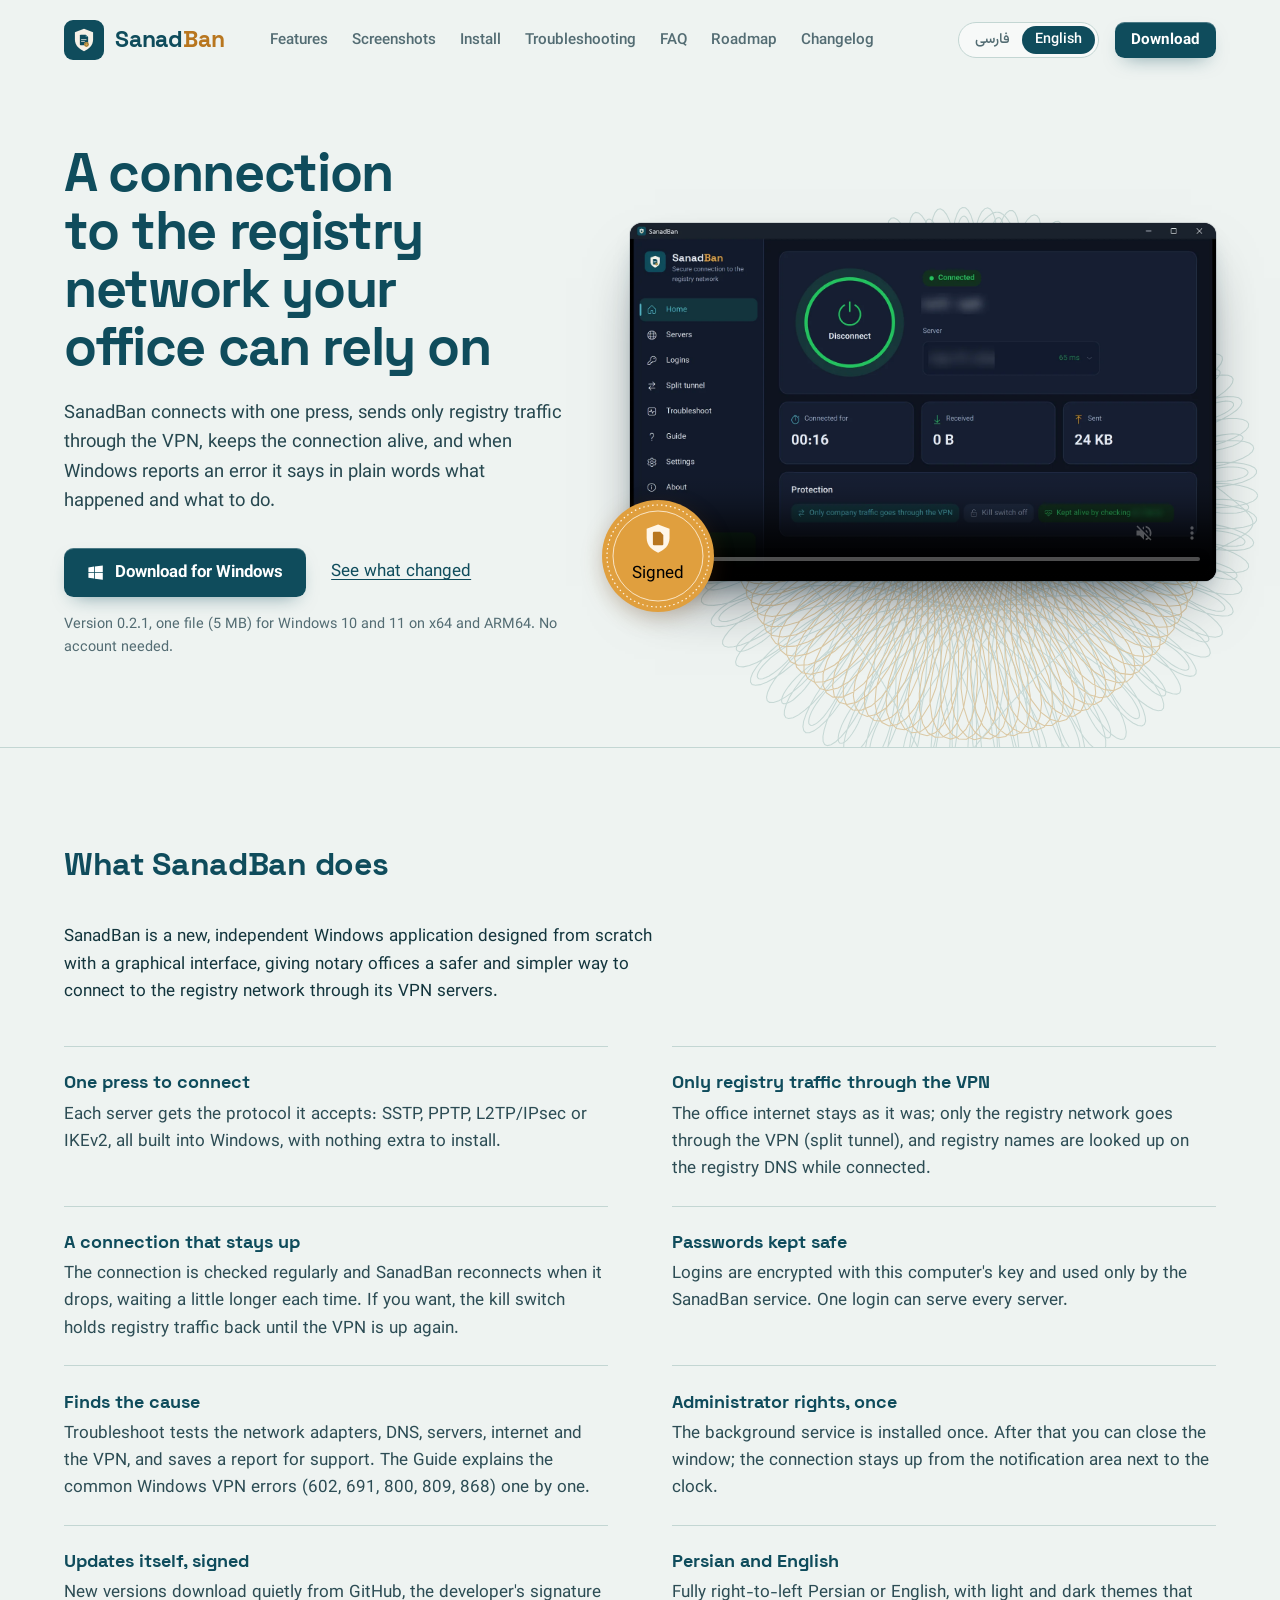
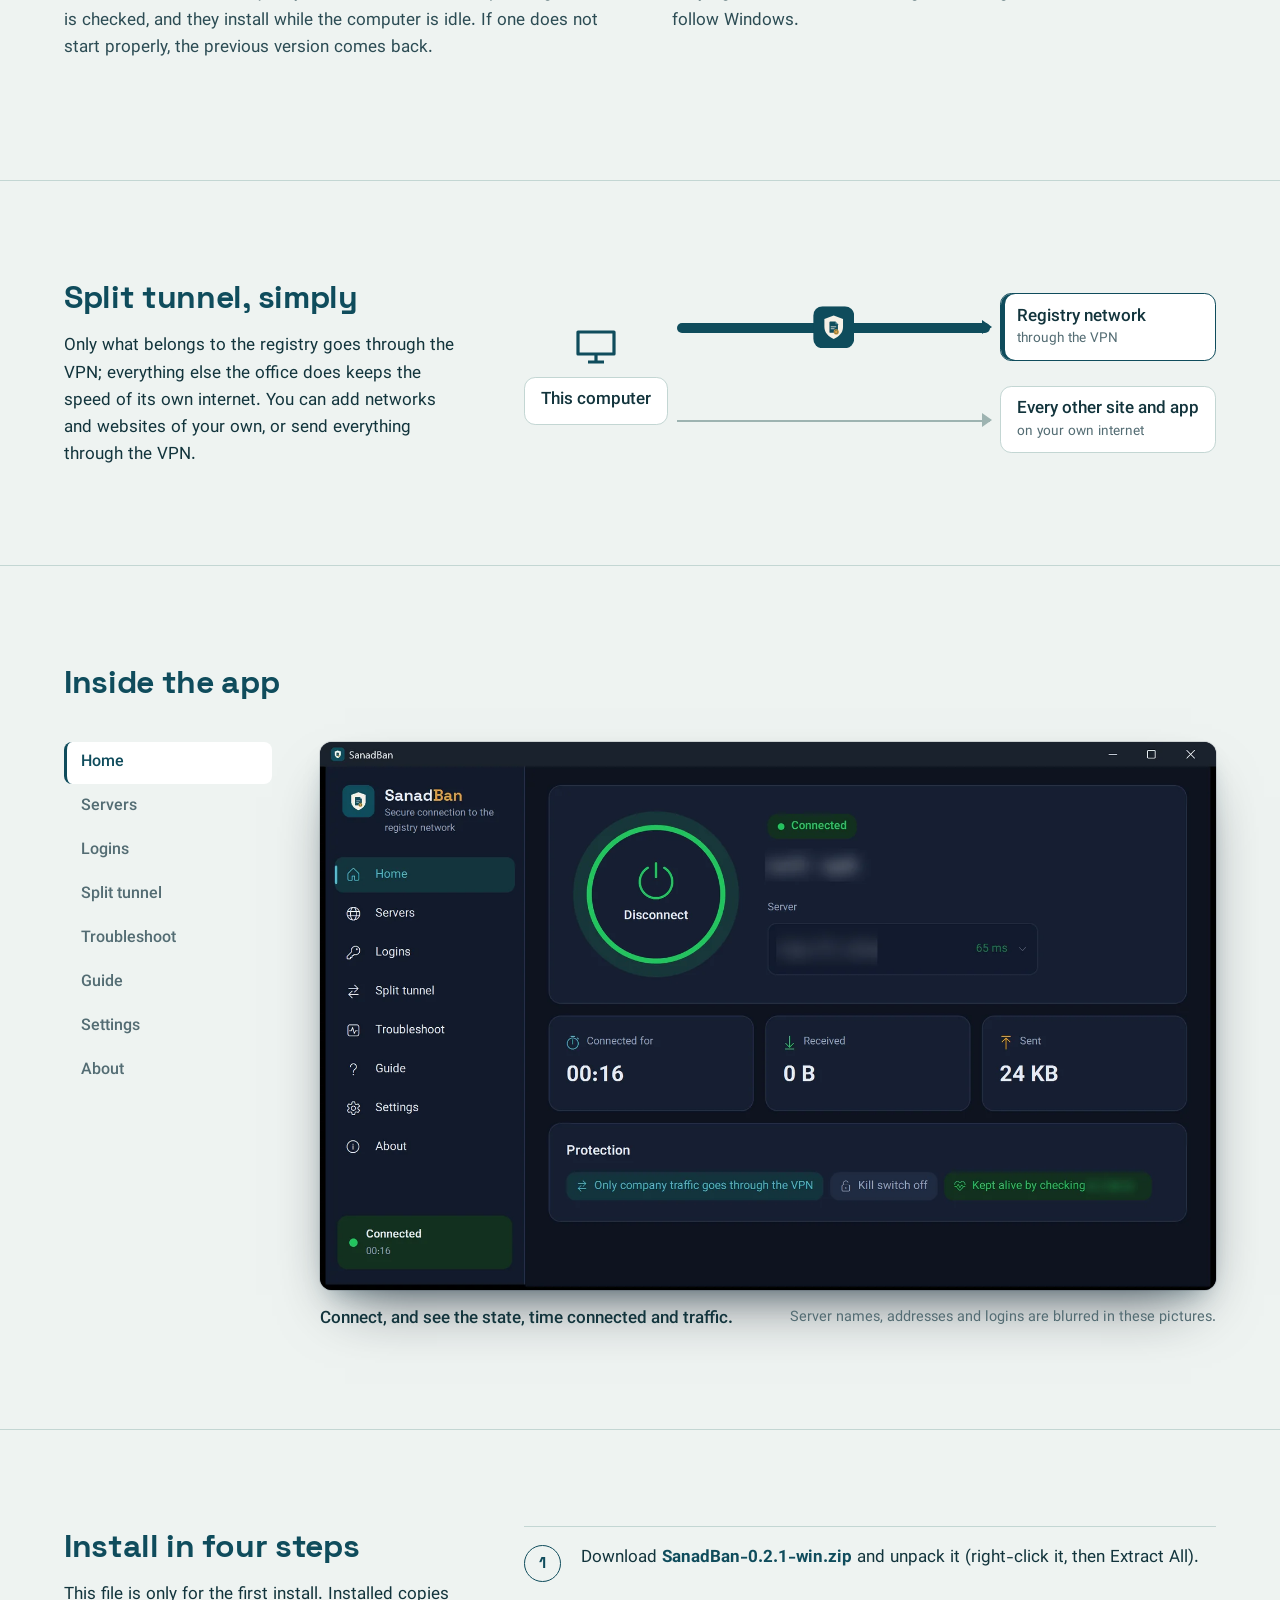
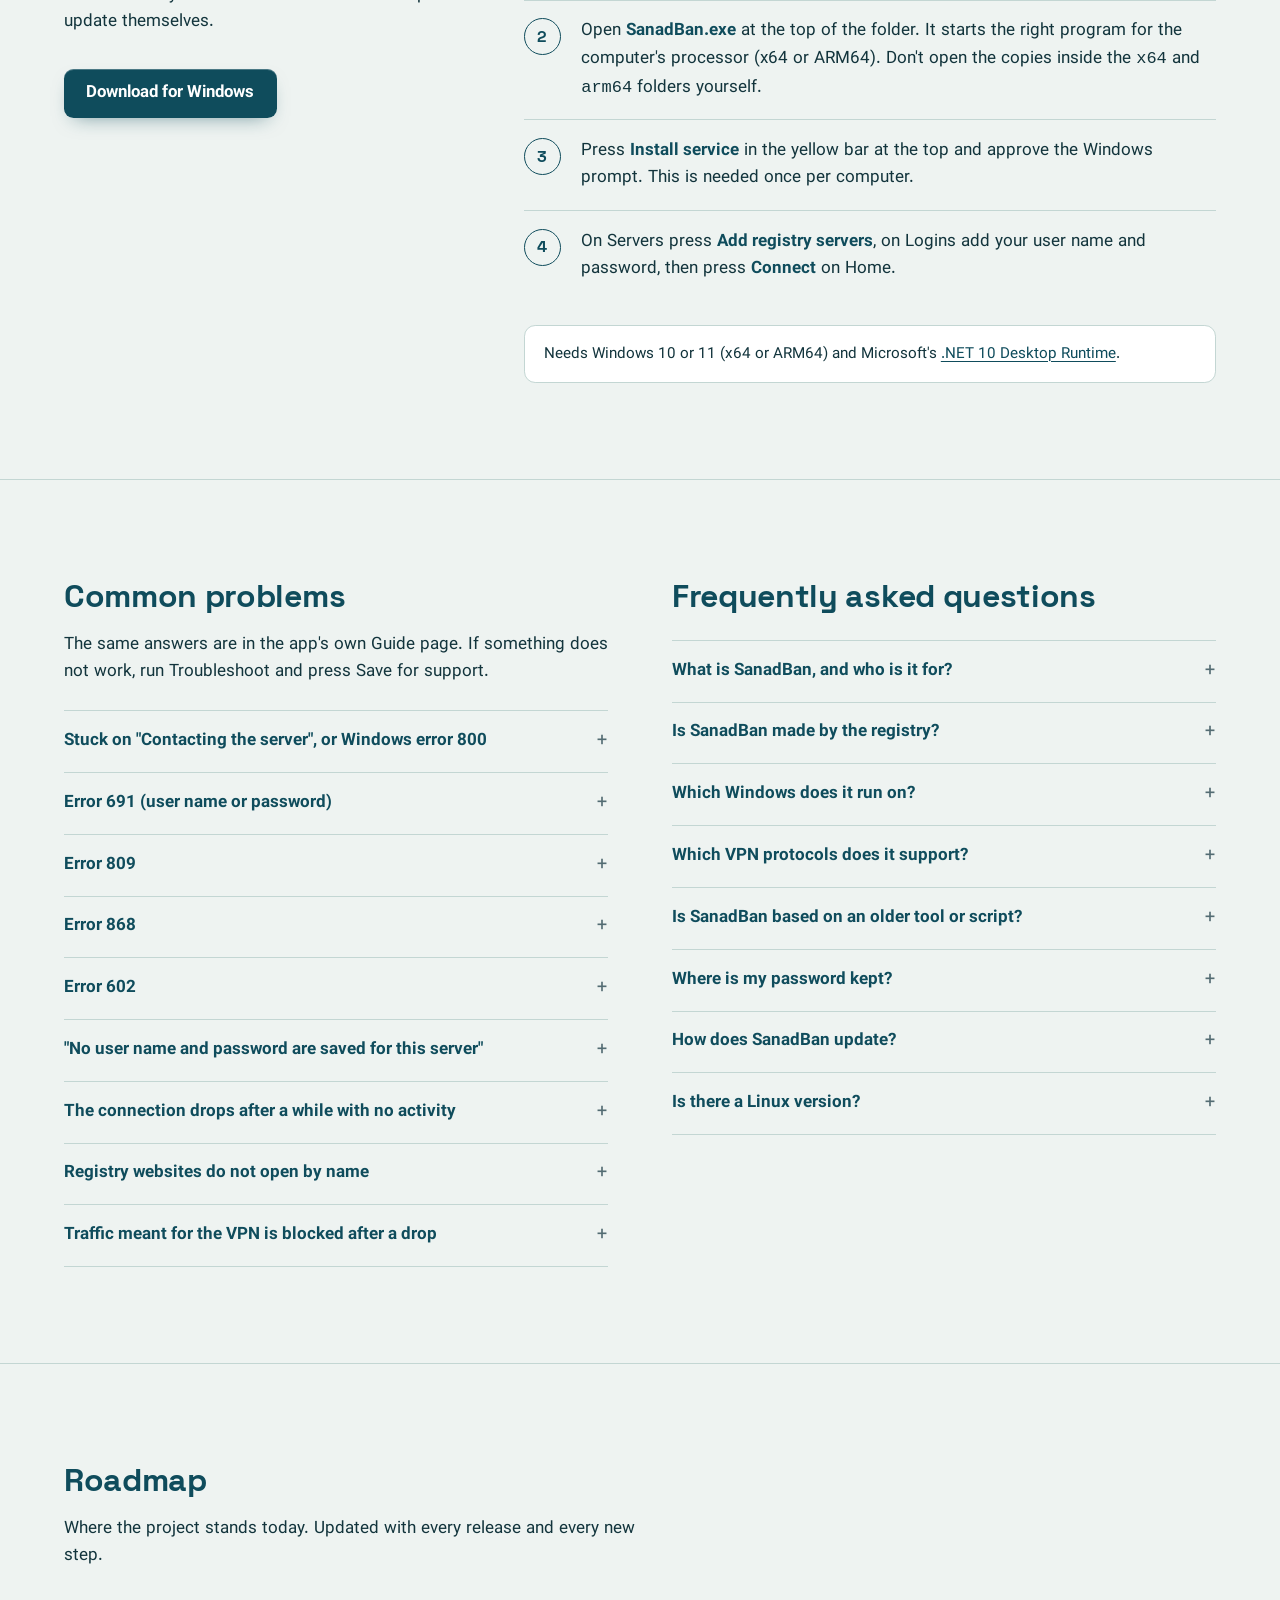
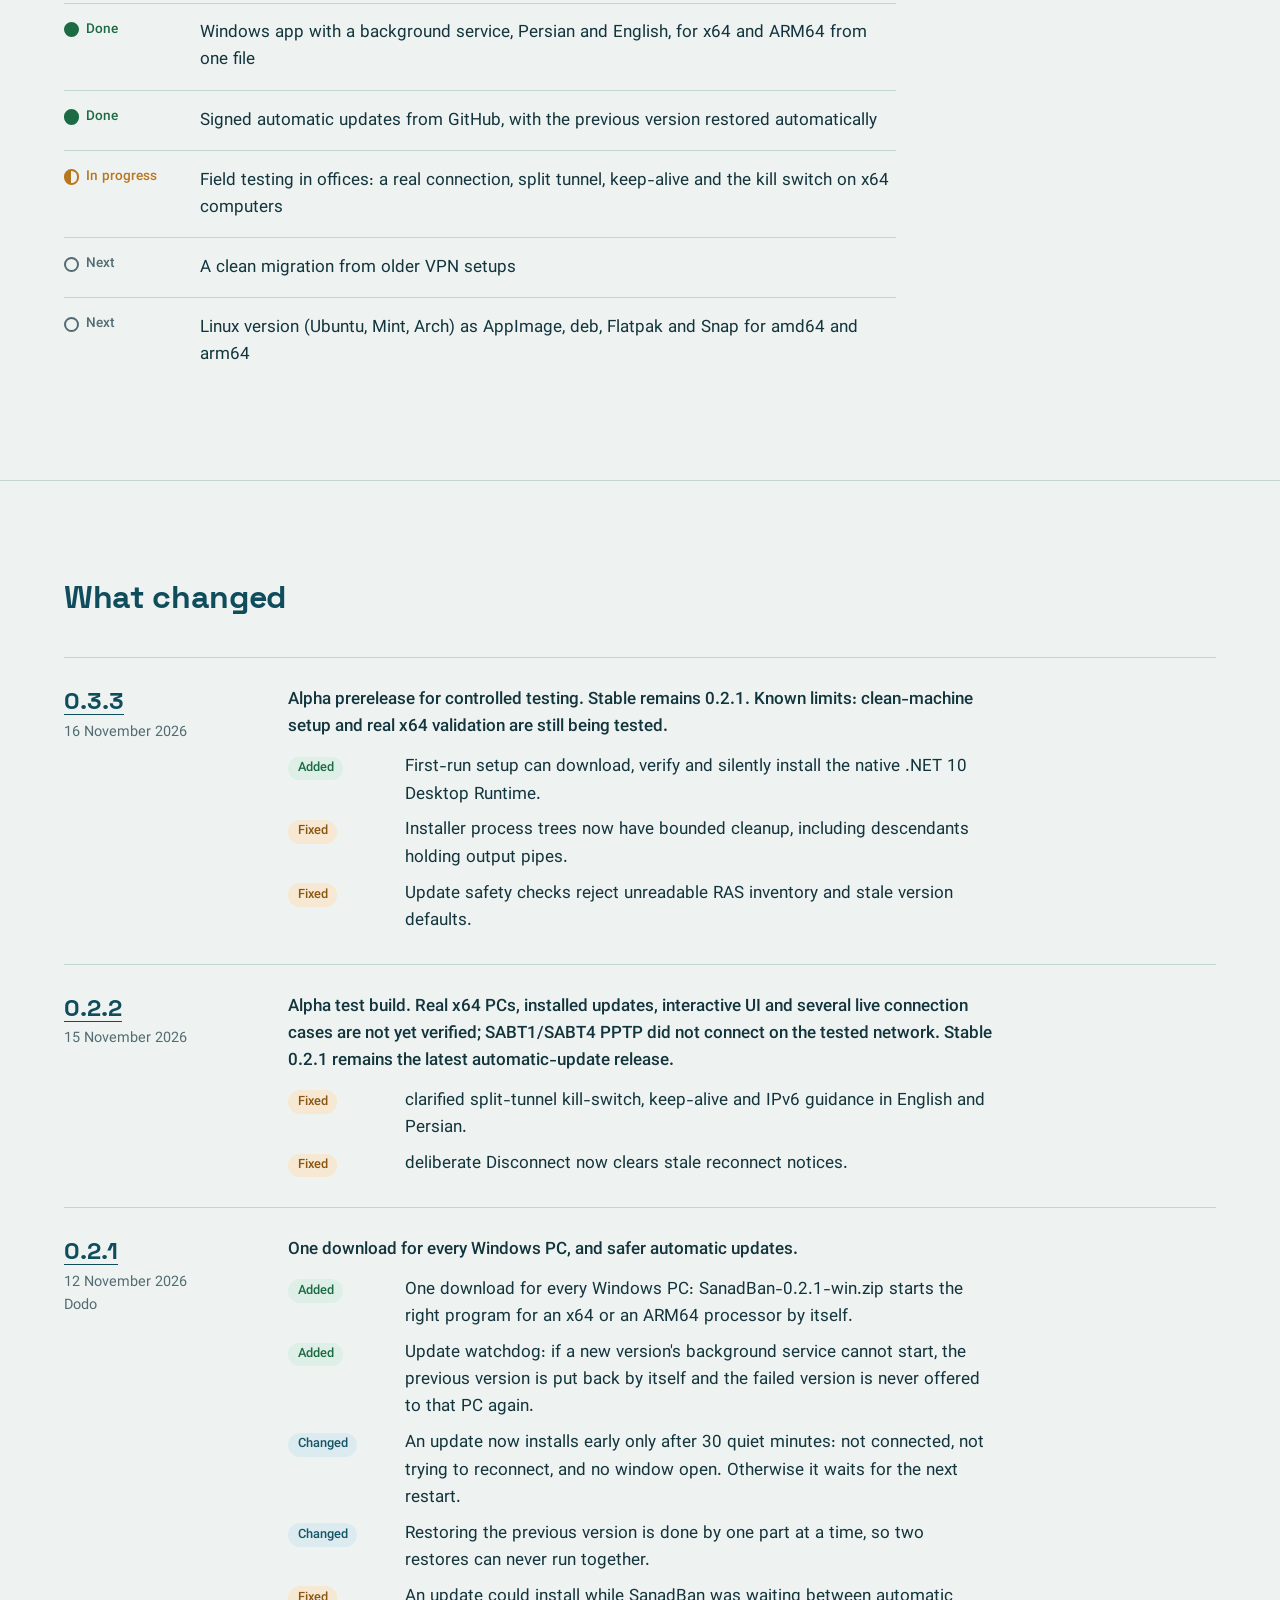
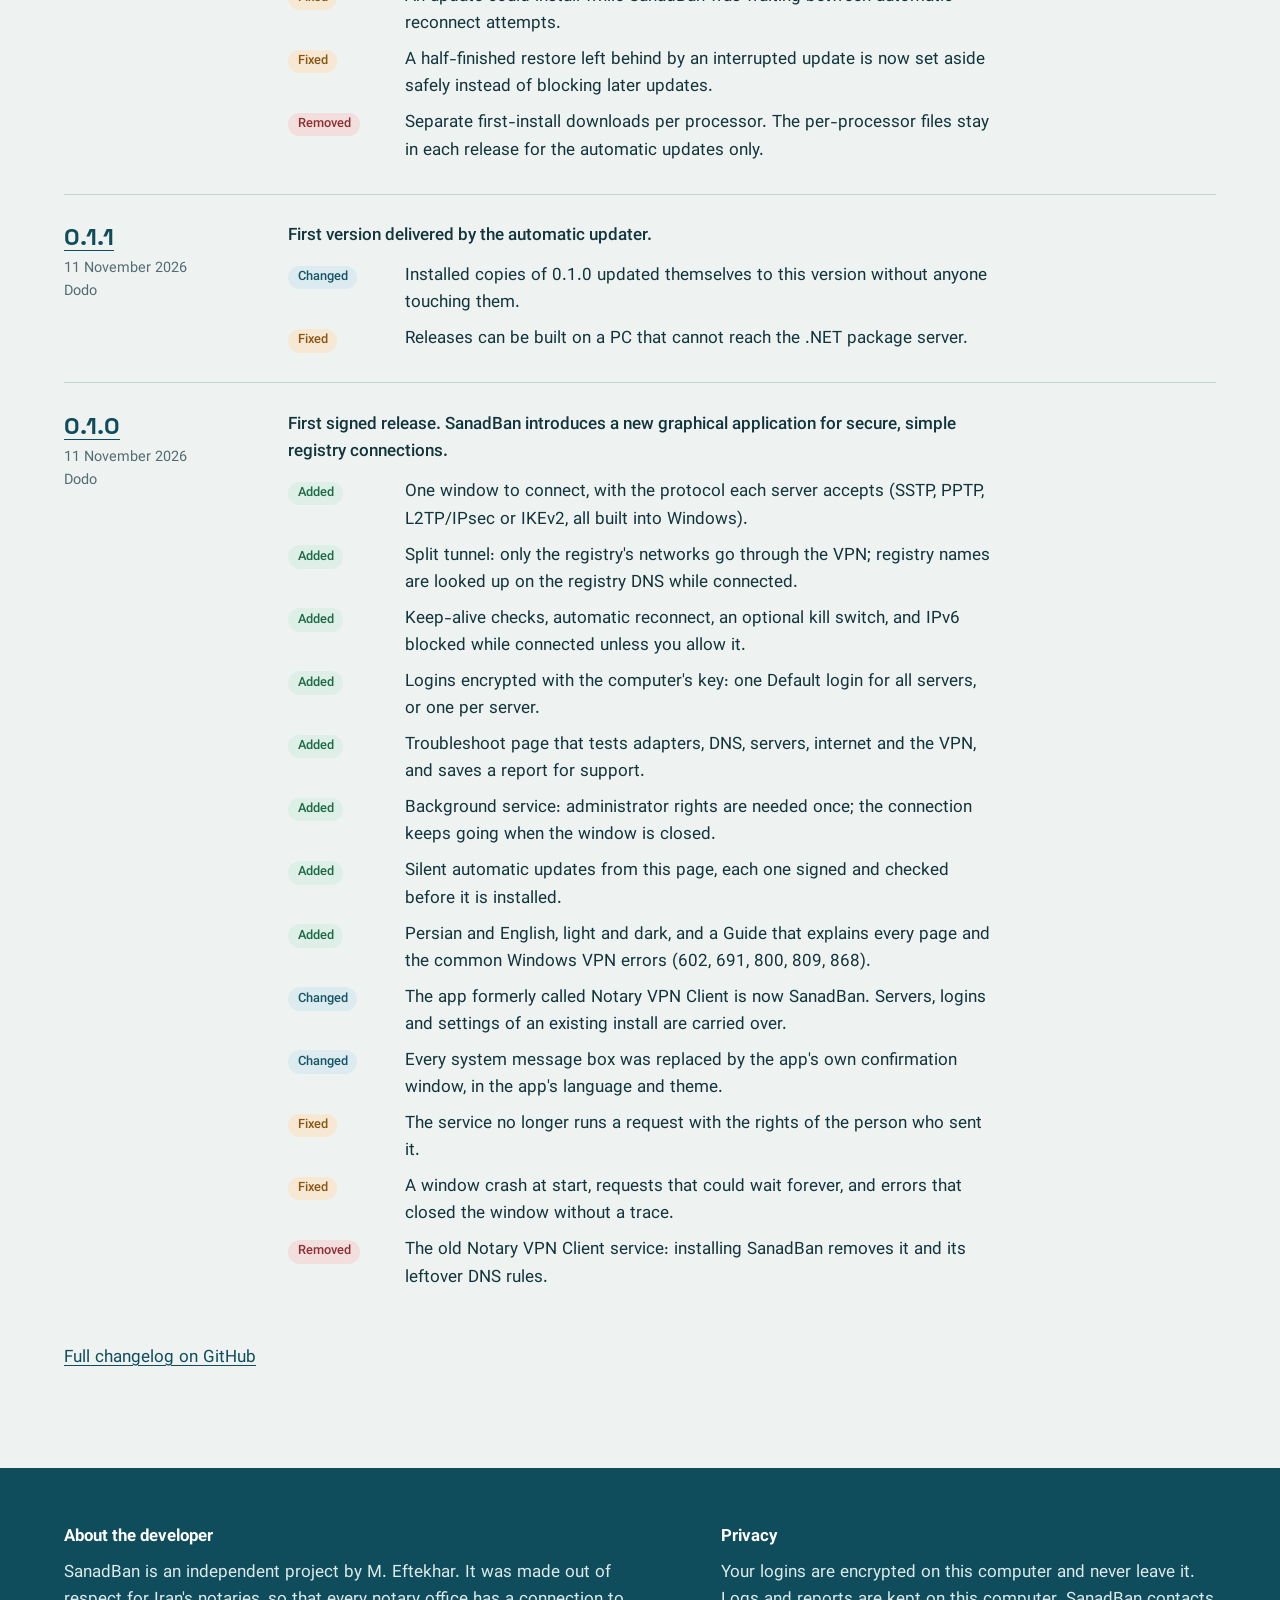
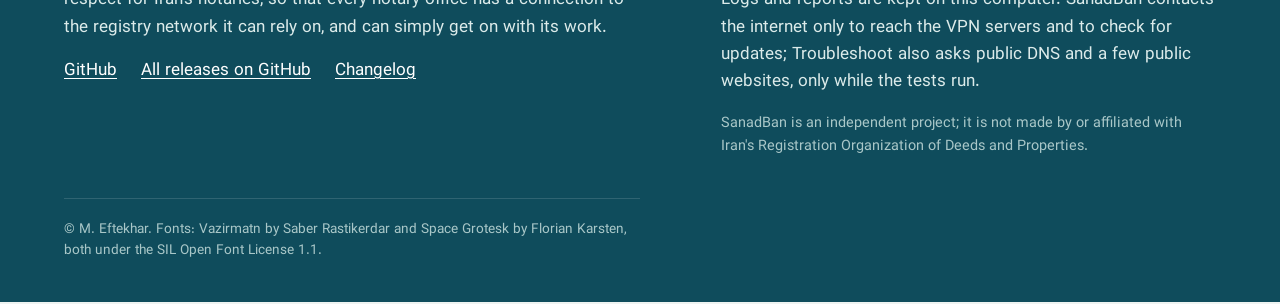
<file: docs/en/index.html>
<!DOCTYPE html>
<html lang="en" dir="ltr">
<head>
<meta charset="utf-8">
<meta name="viewport" content="width=device-width, initial-scale=1">
<title>SanadBan | VPN app connecting Iranian notary offices to the registry network</title>
<meta name="description" content="SanadBan is a Windows app that connects Iranian notary offices (daftarkhaneh) to the registry network over VPN: one-press connect, split tunnel, automatic reconnect, Windows VPN error troubleshooting and signed automatic updates.">
<meta name="robots" content="index, follow, max-image-preview:large">
<meta name="author" content="M. Eftekhar">
<link rel="canonical" href="https://mneftekhar.github.io/sanadban-releases/en/">
<link rel="alternate" hreflang="fa" href="https://mneftekhar.github.io/sanadban-releases/">
<link rel="alternate" hreflang="en" href="https://mneftekhar.github.io/sanadban-releases/en/">
<link rel="alternate" hreflang="x-default" href="https://mneftekhar.github.io/sanadban-releases/">
<link rel="alternate" type="application/atom+xml" title="SanadBan releases" href="https://github.com/mneftekhar/sanadban-releases/releases.atom">
<meta name="theme-color" content="#0F4C5C">
<meta property="og:type" content="website">
<meta property="og:site_name" content="SanadBan">
<meta property="og:title" content="SanadBan | VPN app connecting Iranian notary offices to the registry network">
<meta property="og:description" content="SanadBan is a Windows app that connects Iranian notary offices (daftarkhaneh) to the registry network over VPN: one-press connect, split tunnel, automatic reconnect, Windows VPN error troubleshooting and signed automatic updates.">
<meta property="og:url" content="https://mneftekhar.github.io/sanadban-releases/en/">
<meta property="og:image" content="https://mneftekhar.github.io/sanadban-releases/assets/social.png">
<meta property="og:image:width" content="1280"><meta property="og:image:height" content="640">
<meta property="og:locale" content="en_US">
<meta property="og:locale:alternate" content="fa_IR">
<meta name="twitter:card" content="summary_large_image">
<link rel="icon" href="../assets/logo.svg" type="image/svg+xml">
<link rel="icon" href="../assets/favicon-64.png" type="image/png">
<link rel="apple-touch-icon" href="../assets/icon-512.png">
<link rel="preload" href="../fonts/Vazirmatn-Regular.woff2" as="font" type="font/woff2" crossorigin>
<link rel="stylesheet" href="../style.css">
<script type="application/ld+json">[{"@context":"https://schema.org","@type":"SoftwareApplication","name":"SanadBan","alternateName":["سندبان","Sanadban","Sanad Ban","Notary VPN Client"],"description":"SanadBan is a Windows app that connects Iranian notary offices (daftarkhaneh) to the registry network over VPN: one-press connect, split tunnel, automatic reconnect, Windows VPN error troubleshooting and signed automatic updates.","url":"https://mneftekhar.github.io/sanadban-releases/en/","inLanguage":"en","applicationCategory":"SecurityApplication","applicationSubCategory":"VPN client","operatingSystem":"Windows 10, Windows 11","processorRequirements":"x64, ARM64","softwareRequirements":".NET 10 Desktop Runtime","softwareVersion":"0.2.1","datePublished":"2026-11-12","downloadUrl":"https://github.com/mneftekhar/sanadban-releases/releases/download/v0.2.1/SanadBan-0.2.1-win.zip","releaseNotes":"https://mneftekhar.github.io/sanadban-releases/en/#changes","screenshot":"https://mneftekhar.github.io/sanadban-releases/assets/home-en.webp","author":{"@type":"Person","name":"M. Eftekhar","url":"https://github.com/mneftekhar"},"image":"https://mneftekhar.github.io/sanadban-releases/assets/icon-512.png"},{"@context":"https://schema.org","@type":"FAQPage","inLanguage":"en","mainEntity":[{"@type":"Question","name":"What is SanadBan, and who is it for?","acceptedAnswer":{"@type":"Answer","text":"A Windows app that connects the computers of Iranian notary offices to the network of the Registration Organization of Deeds and Properties over VPN; for notaries, their staff and the people who support them."}},{"@type":"Question","name":"Is SanadBan made by the registry?","acceptedAnswer":{"@type":"Answer","text":"No. SanadBan is an independent project by M. Eftekhar and is not made by or affiliated with the Registration Organization. The VPN user name and password still come from the registry."}},{"@type":"Question","name":"Which Windows does it run on?","acceptedAnswer":{"@type":"Answer","text":"Windows 10 and 11, on x64 (Intel and AMD) and ARM64 computers, from one shared file. Microsoft's .NET 10 Desktop Runtime must be installed too."}},{"@type":"Question","name":"Which VPN protocols does it support?","acceptedAnswer":{"@type":"Answer","text":"SSTP, PPTP, L2TP/IPsec and IKEv2, the protocols built into Windows. Each server is used with the protocol it accepts."}},{"@type":"Question","name":"Is SanadBan based on an older tool or script?","acceptedAnswer":{"@type":"Answer","text":"No. SanadBan is a new application with its own graphical interface and independent design, built from scratch to give notary offices a safer and simpler connection to the registry network."}},{"@type":"Question","name":"Where is my password kept?","acceptedAnswer":{"@type":"Answer","text":"On that computer, encrypted with the computer's key, and used only by the SanadBan service. It is never sent anywhere except to the VPN server while connecting."}},{"@type":"Question","name":"How does SanadBan update?","acceptedAnswer":{"@type":"Answer","text":"Automatically and quietly. The background service downloads new versions from this GitHub page, checks the developer's signature and installs while idle or at the next restart, never during a connection."}},{"@type":"Question","name":"Is there a Linux version?","acceptedAnswer":{"@type":"Answer","text":"Not yet. Once the Windows version is fully tested, a Linux version with the same design will follow for Ubuntu, Mint and Arch."}},{"@type":"Question","name":"Stuck on \"Contacting the server\", or Windows error 800","acceptedAnswer":{"@type":"Answer","text":"The server does not answer. Usually it is switched off, outside the hours it is available, blocked on this network, or set to a protocol it does not accept. Run Troubleshoot: the Servers section shows which ports answer."}},{"@type":"Question","name":"Error 691 (user name or password)","acceptedAnswer":{"@type":"Answer","text":"The user name or password was not accepted. Check them on Logins (press Change and type the password again). If they are right, the account may be locked or expired; ask the registry."}},{"@type":"Question","name":"Error 809","acceptedAnswer":{"@type":"Answer","text":"The network between this computer and the server blocked the connection. Common with PPTP and L2TP/IPsec behind some routers and internet providers; an SSTP server usually works."}},{"@type":"Question","name":"Error 868","acceptedAnswer":{"@type":"Answer","text":"The server's name could not be found. Check the internet connection and run Troubleshoot; the DNS section shows which DNS server fails."}},{"@type":"Question","name":"Error 602","acceptedAnswer":{"@type":"Answer","text":"Windows thinks a connection port is already open, usually after an earlier connection did not close cleanly. Restarting the computer clears it."}},{"@type":"Question","name":"\"No user name and password are saved for this server\"","acceptedAnswer":{"@type":"Answer","text":"Add a login on Logins, for all servers or for that server."}},{"@type":"Question","name":"The connection drops after a while with no activity","acceptedAnswer":{"@type":"Answer","text":"Make sure Keep the connection alive is on (Split tunnel page). It sends periodic traffic; an unanswered ping may be blocked even while the connection stays active. Check registry reachability and connection stability, not ping alone."}},{"@type":"Question","name":"Registry websites do not open by name","acceptedAnswer":{"@type":"Answer","text":"Connect, then run Troubleshoot: the VPN connection section shows whether the registry DNS rule is active."}},{"@type":"Question","name":"Traffic meant for the VPN is blocked after a drop","acceptedAnswer":{"@type":"Answer","text":"That is the kill switch protecting you. In split tunnel, only registry traffic is blocked and ordinary internet continues; in full tunnel, the internet is blocked. Connect again, or press Allow traffic outside the VPN until the next connection on Home."}}]},{"@context":"https://schema.org","@type":"WebSite","name":"SanadBan","alternateName":["SanadBan","سندبان","Sanadban","Sanad Ban","Notary VPN Client"],"url":"https://mneftekhar.github.io/sanadban-releases/en/","inLanguage":"en"}]</script>
<script>
/* Persian for visitors from Iran, English elsewhere. A language chosen on this site always wins. Crawlers are never
   redirected, so each language keeps its own address in search results. */
(function () {
  var here = "en", other = "../", d = document.documentElement;
  if (/bot|crawl|spider|slurp|duckduck|bingpreview|yandex|baidu|lighthouse|preview|facebookexternalhit|telegram|whatsapp/i.test(navigator.userAgent)) return;
  var get = function (s, k) { try { return window[s].getItem(k); } catch (e) { return null; } };
  var put = function (s, k, v) { try { window[s].setItem(k, v); } catch (e) {} };
  var go = function (l) { if (l && l !== here) location.replace(other + location.hash); };
  var chosen = get("localStorage", "sb-lang") || get("sessionStorage", "sb-geo");
  if (chosen) { go(chosen); return; }
  d.className = "pending"; setTimeout(function () { d.className = ""; }, 1300);
  var done = false;
  function decide(cc) {
    if (done || !cc) return; done = true;
    var l = String(cc).toUpperCase() === "IR" ? "fa" : "en";
    put("sessionStorage", "sb-geo", l);
    if (l !== here) go(l); else d.className = "";
  }
  function ask(url, pick) {
    var c = window.AbortController ? new AbortController() : null;
    if (c) setTimeout(function () { c.abort(); }, 2500);
    fetch(url, c ? { signal: c.signal } : {}).then(function (r) { return r.ok ? r.text() : ""; }).then(pick).then(decide).catch(function () {});
  }
  ask("https://www.cloudflare.com/cdn-cgi/trace", function (s) { var m = /(?:^|\n)loc=([A-Z]{2})/.exec(s); return m && m[1]; });
  ask("https://api.country.is/", function (s) { try { return JSON.parse(s).country; } catch (e) { return null; } });
  ask("https://get.geojs.io/v1/ip/country.json", function (s) { try { return JSON.parse(s).country; } catch (e) { return null; } });
})();
</script>
</head>
<body>
<a class="skip" href="#main">Skip to content</a>

<header class="wrap bar">
  <a class="mark" href="../en/" aria-label="SanadBan">
    <img src="../assets/logo.svg" alt="" width="40" height="40">
    <span class="word">Sanad<b>Ban</b></span>
  </a>
  <nav class="nav" aria-label="Menu"><a href="#features">Features</a><a href="#screens">Screenshots</a><a href="#install">Install</a><a href="#help">Troubleshooting</a><a href="#faq">FAQ</a><a href="#roadmap">Roadmap</a><a href="#changes">Changelog</a></nav>
  <span class="spacer"></span>
  <details class="menu"><summary>Menu</summary><nav class="drop" aria-label="Menu"><a href="#features">Features</a><a href="#screens">Screenshots</a><a href="#install">Install</a><a href="#help">Troubleshooting</a><a href="#faq">FAQ</a><a href="#roadmap">Roadmap</a><a href="#changes">Changelog</a></nav></details>
  <div class="lang" role="group" aria-label="Language / زبان"><a href="../" lang="fa" hreflang="fa" data-go="fa">فارسی</a><span lang="en">English</span></div>
  <a class="btn get" href="https://github.com/mneftekhar/sanadban-releases/releases/download/v0.2.1/SanadBan-0.2.1-win.zip">Download</a>
</header>

<main id="main">
<section class="hero">
  <div class="wrap">
    <div>
      <h1>A connection to the registry network your office can rely on</h1>
      <p class="lead">SanadBan connects with one press, sends only registry traffic through the VPN, keeps the connection alive, and when Windows reports an error it says in plain words what happened and what to do.</p>
      <div class="cta">
        <a class="btn" href="https://github.com/mneftekhar/sanadban-releases/releases/download/v0.2.1/SanadBan-0.2.1-win.zip">
          <svg viewBox="0 0 24 24" aria-hidden="true"><path fill="currentColor" d="M3 5.5 10 4.5v7H3zm0 13 7 1v-7H3zm8 1.1L21 21v-8.5H11zM11 4.4 21 3v8.5H11z"/></svg>
          Download for Windows
        </a>
        <a href="#changes">See what changed</a>
      </div>
      <p class="fine">Version 0.2.1, one file (5 MB) for Windows 10 and 11 on x64 and ARM64. No account needed.</p>
    </div>
    <div class="stage">
      <svg class="rosette" viewBox="-200 -200 400 400" aria-hidden="true"></svg>
      <div class="window">
        <video class="js-video" src="../assets/connect-en.mp4" width="1000" height="612" muted loop playsinline preload="metadata"
               poster="../assets/home-en.webp" aria-label="Connecting in SanadBan: from Not connected to Connected in a few seconds"></video>
      </div>
      <svg class="seal" viewBox="0 0 120 120" role="img" aria-label="Signed">
        <circle cx="60" cy="60" r="56" fill="#E09F3E"/>
        <circle cx="60" cy="60" r="51" fill="none" stroke="#FFF6E8" stroke-width="1.2" stroke-dasharray="1.5 3"/>
        <circle cx="60" cy="60" r="45" fill="none" stroke="#FFF6E8" stroke-width=".8"/>
        <g transform="translate(44.5 27) scale(.26)">
          <path d="M60 6 L104 22 V58 C104 86 84 105 60 114 C36 105 16 86 16 58 V22 Z" fill="#FFF6E8"/>
          <path d="M44 34 H68 L80 46 V82 a4 4 0 0 1 -4 4 H44 a4 4 0 0 1 -4 -4 V38 a4 4 0 0 1 4 -4 Z" fill="#B8761F"/>
        </g>
        <text x="60" y="82" text-anchor="middle" style="font:700 15px "Space Grotesk", sans-serif;fill:#FFF6E8">Signed</text>
      </svg>
    </div>
  </div>
</section>

<section class="does" id="features" aria-labelledby="features-h">
  <div class="wrap">
    <h2 id="features-h">What SanadBan does</h2>
    <p class="lead" style="margin-bottom:2.5rem">SanadBan is a new, independent Windows application designed from scratch with a graphical interface, giving notary offices a safer and simpler way to connect to the registry network through its VPN servers.</p>
    <dl class="clauses"><div class="clause"><dt>One press to connect</dt><dd>Each server gets the protocol it accepts: SSTP, PPTP, L2TP/IPsec or IKEv2, all built into Windows, with nothing extra to install.</dd></div><div class="clause"><dt>Only registry traffic through the VPN</dt><dd>The office internet stays as it was; only the registry network goes through the VPN (split tunnel), and registry names are looked up on the registry DNS while connected.</dd></div><div class="clause"><dt>A connection that stays up</dt><dd>The connection is checked regularly and SanadBan reconnects when it drops, waiting a little longer each time. If you want, the kill switch holds registry traffic back until the VPN is up again.</dd></div><div class="clause"><dt>Passwords kept safe</dt><dd>Logins are encrypted with this computer&#x27;s key and used only by the SanadBan service. One login can serve every server.</dd></div><div class="clause"><dt>Finds the cause</dt><dd>Troubleshoot tests the network adapters, DNS, servers, internet and the VPN, and saves a report for support. The Guide explains the common Windows VPN errors (602, 691, 800, 809, 868) one by one.</dd></div><div class="clause"><dt>Administrator rights, once</dt><dd>The background service is installed once. After that you can close the window; the connection stays up from the notification area next to the clock.</dd></div><div class="clause"><dt>Updates itself, signed</dt><dd>New versions download quietly from GitHub, the developer&#x27;s signature is checked, and they install while the computer is idle. If one does not start properly, the previous version comes back.</dd></div><div class="clause"><dt>Persian and English</dt><dd>Fully right-to-left Persian or English, with light and dark themes that follow Windows.</dd></div></dl>
  </div>
</section>

<section class="split" aria-labelledby="split-h">
  <div class="wrap">
    <div>
      <h2 id="split-h">Split tunnel, simply</h2>
      <p class="lead">Only what belongs to the registry goes through the VPN; everything else the office does keeps the speed of its own internet. You can add networks and websites of your own, or send everything through the VPN.</p>
    </div>
    <div class="lanes" role="img" aria-label="Only the registry network goes through the VPN; other traffic uses your own internet.">
      <div class="pc">
        <svg viewBox="0 0 24 24" aria-hidden="true"><path fill="none" stroke="currentColor" stroke-width="1.6" stroke-linejoin="round" d="M3 5h18v11H3zM8 20h8M12 16v4"/></svg>
        <span class="node">This computer</span>
      </div>
      <div class="lane vpn"><img class="shield" src="../assets/logo.svg" alt=""></div>
      <div class="node reg">Registry network<small>through the VPN</small></div>
      <div class="lane"></div>
      <div class="node">Every other site and app<small>on your own internet</small></div>
    </div>
  </div>
</section>

<section class="inside" id="screens" aria-labelledby="screens-h">
  <div class="wrap">
    <h2 id="screens-h">Inside the app</h2>
    <div class="viewer">
      <div class="tabs" role="tablist" aria-orientation="vertical"><button type="button" role="tab" id="tab-home" aria-selected="true" tabindex="0" data-id="home" data-what="Connect, and see the state, time connected and traffic." data-alt="Home">Home</button><button type="button" role="tab" id="tab-servers" aria-selected="false" tabindex="-1" data-id="servers" data-what="The VPN servers you can connect to, with the speed of each." data-alt="Servers">Servers</button><button type="button" role="tab" id="tab-logins" aria-selected="false" tabindex="-1" data-id="logins" data-what="User names and passwords for the VPN, kept encrypted on this computer." data-alt="Logins">Logins</button><button type="button" role="tab" id="tab-split" aria-selected="false" tabindex="-1" data-id="split" data-what="Choose what goes through the VPN and what stays on your own internet." data-alt="Split tunnel">Split tunnel</button><button type="button" role="tab" id="tab-checks" aria-selected="false" tabindex="-1" data-id="checks" data-what="Tests the adapters, DNS, servers, internet and the VPN, and saves a report for support." data-alt="Troubleshoot">Troubleshoot</button><button type="button" role="tab" id="tab-guide" aria-selected="false" tabindex="-1" data-id="guide" data-what="How SanadBan works, page by page, and what every option does." data-alt="Guide">Guide</button><button type="button" role="tab" id="tab-settings" aria-selected="false" tabindex="-1" data-id="settings" data-what="Language, theme, automatic reconnect, kill switch and start-up." data-alt="Settings">Settings</button><button type="button" role="tab" id="tab-about" aria-selected="false" tabindex="-1" data-id="about" data-what="Version, developer and privacy." data-alt="About">About</button></div>
      <div class="shot" role="tabpanel" aria-labelledby="tab-home">
        <figure>
          <div class="window"><img class="js-shot" src="../assets/home-en.webp" alt="Home" width="1600" height="978" loading="lazy"></div>
          <figcaption><span class="what js-what">Connect, and see the state, time connected and traffic.</span><span class="blurred">Server names, addresses and logins are blurred in these pictures.</span></figcaption>
        </figure>
      </div>
    </div>
  </div>
</section>

<section class="install" id="install" aria-labelledby="install-h">
  <div class="wrap">
    <div>
      <h2 id="install-h">Install in four steps</h2>
      <p class="lead" style="margin-top:1rem">This file is only for the first install. Installed copies update themselves.</p>
      <p class="cta"><a class="btn" href="https://github.com/mneftekhar/sanadban-releases/releases/download/v0.2.1/SanadBan-0.2.1-win.zip">Download for Windows</a></p>
    </div>
    <div>
      <ol class="steps"><li><span>Download <b>SanadBan-0.2.1-win.zip</b> and unpack it (right-click it, then Extract All).</span></li><li><span>Open <b>SanadBan.exe</b> at the top of the folder. It starts the right program for the computer&#x27;s processor (x64 or ARM64). Don&#x27;t open the copies inside the <code dir="ltr">x64</code> and <code dir="ltr">arm64</code> folders yourself.</span></li><li><span>Press <b>Install service</b> in the yellow bar at the top and approve the Windows prompt. This is needed once per computer.</span></li><li><span>On Servers press <b>Add registry servers</b>, on Logins add your user name and password, then press <b>Connect</b> on Home.</span></li></ol>
      <p class="needs">Needs Windows 10 or 11 (x64 or ARM64) and Microsoft&#x27;s <a href="https://dotnet.microsoft.com/download/dotnet/10.0" rel="noopener">.NET 10 Desktop Runtime</a>.</p>
    </div>
  </div>
</section>

<section class="help" id="help" aria-labelledby="help-h">
  <div class="wrap twin">
    <div>
      <h2 id="help-h">Common problems</h2>
      <p class="lead" style="margin-top:1rem">The same answers are in the app&#x27;s own Guide page. If something does not work, run Troubleshoot and press Save for support.</p>
      <div class="qa"><details><summary>Stuck on &quot;Contacting the server&quot;, or Windows error 800</summary><p>The server does not answer. Usually it is switched off, outside the hours it is available, blocked on this network, or set to a protocol it does not accept. Run Troubleshoot: the Servers section shows which ports answer.</p></details><details><summary>Error 691 (user name or password)</summary><p>The user name or password was not accepted. Check them on Logins (press Change and type the password again). If they are right, the account may be locked or expired; ask the registry.</p></details><details><summary>Error 809</summary><p>The network between this computer and the server blocked the connection. Common with PPTP and L2TP/IPsec behind some routers and internet providers; an SSTP server usually works.</p></details><details><summary>Error 868</summary><p>The server&#x27;s name could not be found. Check the internet connection and run Troubleshoot; the DNS section shows which DNS server fails.</p></details><details><summary>Error 602</summary><p>Windows thinks a connection port is already open, usually after an earlier connection did not close cleanly. Restarting the computer clears it.</p></details><details><summary>&quot;No user name and password are saved for this server&quot;</summary><p>Add a login on Logins, for all servers or for that server.</p></details><details><summary>The connection drops after a while with no activity</summary><p>Make sure Keep the connection alive is on (Split tunnel page). It sends periodic traffic; an unanswered ping may be blocked even while the connection stays active. Check registry reachability and connection stability, not ping alone.</p></details><details><summary>Registry websites do not open by name</summary><p>Connect, then run Troubleshoot: the VPN connection section shows whether the registry DNS rule is active.</p></details><details><summary>Traffic meant for the VPN is blocked after a drop</summary><p>That is the kill switch protecting you. In split tunnel, only registry traffic is blocked and ordinary internet continues; in full tunnel, the internet is blocked. Connect again, or press Allow traffic outside the VPN until the next connection on Home.</p></details></div>
    </div>
    <div id="faq">
      <h2>Frequently asked questions</h2>
      <div class="qa"><details><summary>What is SanadBan, and who is it for?</summary><p>A Windows app that connects the computers of Iranian notary offices to the network of the Registration Organization of Deeds and Properties over VPN; for notaries, their staff and the people who support them.</p></details><details><summary>Is SanadBan made by the registry?</summary><p>No. SanadBan is an independent project by M. Eftekhar and is not made by or affiliated with the Registration Organization. The VPN user name and password still come from the registry.</p></details><details><summary>Which Windows does it run on?</summary><p>Windows 10 and 11, on x64 (Intel and AMD) and ARM64 computers, from one shared file. Microsoft&#x27;s .NET 10 Desktop Runtime must be installed too.</p></details><details><summary>Which VPN protocols does it support?</summary><p>SSTP, PPTP, L2TP/IPsec and IKEv2, the protocols built into Windows. Each server is used with the protocol it accepts.</p></details><details><summary>Is SanadBan based on an older tool or script?</summary><p>No. SanadBan is a new application with its own graphical interface and independent design, built from scratch to give notary offices a safer and simpler connection to the registry network.</p></details><details><summary>Where is my password kept?</summary><p>On that computer, encrypted with the computer&#x27;s key, and used only by the SanadBan service. It is never sent anywhere except to the VPN server while connecting.</p></details><details><summary>How does SanadBan update?</summary><p>Automatically and quietly. The background service downloads new versions from this GitHub page, checks the developer&#x27;s signature and installs while idle or at the next restart, never during a connection.</p></details><details><summary>Is there a Linux version?</summary><p>Not yet. Once the Windows version is fully tested, a Linux version with the same design will follow for Ubuntu, Mint and Arch.</p></details></div>
    </div>
  </div>
</section>

<section class="roadmap" id="roadmap" aria-labelledby="roadmap-h">
  <div class="wrap">
    <h2 id="roadmap-h">Roadmap</h2>
    <p class="lead" style="margin-top:1rem">Where the project stands today. Updated with every release and every new step.</p>
    <ol class="road"><li class="done"><span class="st">Done</span><span>Windows app with a background service, Persian and English, for x64 and ARM64 from one file</span></li><li class="done"><span class="st">Done</span><span>Signed automatic updates from GitHub, with the previous version restored automatically</span></li><li class="now"><span class="st">In progress</span><span>Field testing in offices: a real connection, split tunnel, keep-alive and the kill switch on x64 computers</span></li><li class="next"><span class="st">Next</span><span>A clean migration from older VPN setups</span></li><li class="next"><span class="st">Next</span><span>Linux version (Ubuntu, Mint, Arch) as AppImage, deb, Flatpak and Snap for amd64 and arm64</span></li></ol>
  </div>
</section>

<section class="changes" id="changes" aria-labelledby="changes-h">
  <div class="wrap">
    <h2 id="changes-h">What changed</h2>
    <div class="timeline"><article class="rel"><div><div class="ver"><a href="https://github.com/mneftekhar/sanadban-releases/releases/tag/v0.3.3">0.3.3</a></div><div class="when"><time datetime="2026-11-16">16 November 2026</time></div></div><div><p class="sum">Alpha prerelease for controlled testing. Stable remains 0.2.1. Known limits: clean-machine setup and real x64 validation are still being tested.</p><ul><li><span class="kind k-added">Added</span><span>First-run setup can download, verify and silently install the native .NET 10 Desktop Runtime.</span></li><li><span class="kind k-fixed">Fixed</span><span>Installer process trees now have bounded cleanup, including descendants holding output pipes.</span></li><li><span class="kind k-fixed">Fixed</span><span>Update safety checks reject unreadable RAS inventory and stale version defaults.</span></li></ul></div></article><article class="rel"><div><div class="ver"><a href="https://github.com/mneftekhar/sanadban-releases/releases/tag/v0.2.2">0.2.2</a></div><div class="when"><time datetime="2026-11-15">15 November 2026</time></div></div><div><p class="sum">Alpha test build. Real x64 PCs, installed updates, interactive UI and several live connection cases are not yet verified; SABT1/SABT4 PPTP did not connect on the tested network. Stable 0.2.1 remains the latest automatic-update release.</p><ul><li><span class="kind k-fixed">Fixed</span><span>clarified split-tunnel kill-switch, keep-alive and IPv6 guidance in English and Persian.</span></li><li><span class="kind k-fixed">Fixed</span><span>deliberate Disconnect now clears stale reconnect notices.</span></li></ul></div></article><article class="rel"><div><div class="ver"><a href="https://github.com/mneftekhar/sanadban-releases/releases/tag/v0.2.1">0.2.1</a></div><div class="when"><time datetime="2026-11-12">12 November 2026</time><br>Dodo</div></div><div><p class="sum">One download for every Windows PC, and safer automatic updates.</p><ul><li><span class="kind k-added">Added</span><span>One download for every Windows PC: SanadBan-0.2.1-win.zip starts the right program for an x64 or an ARM64 processor by itself.</span></li><li><span class="kind k-added">Added</span><span>Update watchdog: if a new version&#x27;s background service cannot start, the previous version is put back by itself and the failed version is never offered to that PC again.</span></li><li><span class="kind k-changed">Changed</span><span>An update now installs early only after 30 quiet minutes: not connected, not trying to reconnect, and no window open. Otherwise it waits for the next restart.</span></li><li><span class="kind k-changed">Changed</span><span>Restoring the previous version is done by one part at a time, so two restores can never run together.</span></li><li><span class="kind k-fixed">Fixed</span><span>An update could install while SanadBan was waiting between automatic reconnect attempts.</span></li><li><span class="kind k-fixed">Fixed</span><span>A half-finished restore left behind by an interrupted update is now set aside safely instead of blocking later updates.</span></li><li><span class="kind k-removed">Removed</span><span>Separate first-install downloads per processor. The per-processor files stay in each release for the automatic updates only.</span></li></ul></div></article><article class="rel"><div><div class="ver"><a href="https://github.com/mneftekhar/sanadban-releases/releases/tag/v0.1.1">0.1.1</a></div><div class="when"><time datetime="2026-11-11">11 November 2026</time><br>Dodo</div></div><div><p class="sum">First version delivered by the automatic updater.</p><ul><li><span class="kind k-changed">Changed</span><span>Installed copies of 0.1.0 updated themselves to this version without anyone touching them.</span></li><li><span class="kind k-fixed">Fixed</span><span>Releases can be built on a PC that cannot reach the .NET package server.</span></li></ul></div></article><article class="rel"><div><div class="ver"><a href="https://github.com/mneftekhar/sanadban-releases/releases/tag/v0.1.0">0.1.0</a></div><div class="when"><time datetime="2026-11-11">11 November 2026</time><br>Dodo</div></div><div><p class="sum">First signed release. SanadBan introduces a new graphical application for secure, simple registry connections.</p><ul><li><span class="kind k-added">Added</span><span>One window to connect, with the protocol each server accepts (SSTP, PPTP, L2TP/IPsec or IKEv2, all built into Windows).</span></li><li><span class="kind k-added">Added</span><span>Split tunnel: only the registry&#x27;s networks go through the VPN; registry names are looked up on the registry DNS while connected.</span></li><li><span class="kind k-added">Added</span><span>Keep-alive checks, automatic reconnect, an optional kill switch, and IPv6 blocked while connected unless you allow it.</span></li><li><span class="kind k-added">Added</span><span>Logins encrypted with the computer&#x27;s key: one Default login for all servers, or one per server.</span></li><li><span class="kind k-added">Added</span><span>Troubleshoot page that tests adapters, DNS, servers, internet and the VPN, and saves a report for support.</span></li><li><span class="kind k-added">Added</span><span>Background service: administrator rights are needed once; the connection keeps going when the window is closed.</span></li><li><span class="kind k-added">Added</span><span>Silent automatic updates from this page, each one signed and checked before it is installed.</span></li><li><span class="kind k-added">Added</span><span>Persian and English, light and dark, and a Guide that explains every page and the common Windows VPN errors (602, 691, 800, 809, 868).</span></li><li><span class="kind k-changed">Changed</span><span>The app formerly called Notary VPN Client is now SanadBan. Servers, logins and settings of an existing install are carried over.</span></li><li><span class="kind k-changed">Changed</span><span>Every system message box was replaced by the app&#x27;s own confirmation window, in the app&#x27;s language and theme.</span></li><li><span class="kind k-fixed">Fixed</span><span>The service no longer runs a request with the rights of the person who sent it.</span></li><li><span class="kind k-fixed">Fixed</span><span>A window crash at start, requests that could wait forever, and errors that closed the window without a trace.</span></li><li><span class="kind k-removed">Removed</span><span>The old Notary VPN Client service: installing SanadBan removes it and its leftover DNS rules.</span></li></ul></div></article></div>
    <p class="more"><a href="https://github.com/mneftekhar/sanadban-releases/blob/main/CHANGELOG.md">Full changelog on GitHub</a></p>
  </div>
</section>
</main>

<footer>
  <div class="wrap">
    <div>
      <h3>About the developer</h3>
      <p>SanadBan is an independent project by M. Eftekhar. It was made out of respect for Iran&#x27;s notaries, so that every notary office has a connection to the registry network it can rely on, and can simply get on with its work.</p>
      <div class="links">
        <a href="https://github.com/mneftekhar/sanadban-releases">GitHub</a>
        <a href="https://github.com/mneftekhar/sanadban-releases/releases">All releases on GitHub</a>
        <a href="https://github.com/mneftekhar/sanadban-releases/blob/main/CHANGELOG.md">Changelog</a>
      </div>
    </div>
    <div>
      <h3>Privacy</h3>
      <p>Your logins are encrypted on this computer and never leave it. Logs and reports are kept on this computer. SanadBan contacts the internet only to reach the VPN servers and to check for updates; Troubleshoot also asks public DNS and a few public websites, only while the tests run.</p>
      <p class="independent">SanadBan is an independent project; it is not made by or affiliated with Iran&#x27;s Registration Organization of Deeds and Properties.</p>
    </div>
    <p class="small">© M. Eftekhar. Fonts: Vazirmatn by Saber Rastikerdar and Space Grotesk by Florian Karsten, both under the SIL Open Font License 1.1.</p>
  </div>
</footer>

<script>
(function () {
  var $ = function (s) { return document.querySelector(s); };
  var reduce = window.matchMedia && matchMedia("(prefers-reduced-motion: reduce)").matches;
  /* the language switch remembers the choice */
  document.querySelectorAll("[data-go]").forEach(function (a) {
    a.addEventListener("click", function () { try { localStorage.setItem("sb-lang", a.getAttribute("data-go")); } catch (e) {} });
  });
  /* close the narrow-screen menu after a choice */
  document.querySelectorAll(".menu a").forEach(function (a) { a.addEventListener("click", function () { $(".menu").open = false; }); });
  /* the recording */
  var v = $(".js-video");
  if (reduce) v.controls = true; else { v.autoplay = true; var p = v.play(); if (p && p.catch) p.catch(function () { v.controls = true; }); }
  /* the pages of the app */
  var tabs = [].slice.call(document.querySelectorAll(".tabs button")), cur = 0, pre = "../", lang = "en";
  function show(i, focus) {
    cur = i; var b = tabs[i];
    $(".js-shot").src = pre + "assets/" + b.dataset.id + "-" + lang + ".webp";
    $(".js-shot").alt = b.dataset.alt; $(".js-what").textContent = b.dataset.what;
    $(".shot").setAttribute("aria-labelledby", b.id);
    tabs.forEach(function (x, j) { x.setAttribute("aria-selected", j === i); x.tabIndex = j === i ? 0 : -1; });
    if (focus) b.focus();
  }
  tabs.forEach(function (b, i) { b.addEventListener("click", function () { show(i, true); }); });
  $(".tabs").addEventListener("keydown", function (e) {
    var n = tabs.length, f = lang === "fa" ? ["ArrowDown", "ArrowLeft"] : ["ArrowDown", "ArrowRight"], k = e.key, i = cur;
    if (f.indexOf(k) >= 0) i = (i + 1) % n; else if (k.indexOf("Arrow") === 0) i = (i + n - 1) % n;
    else if (k === "Home") i = 0; else if (k === "End") i = n - 1; else return;
    e.preventDefault(); show(i, true);
  });
  /* the fine line pattern of official papers, drawn once */
  var svg = $(".rosette"), NS = "http://www.w3.org/2000/svg";
  function gcd(a, b) { return b ? gcd(b, a % b) : a; }
  [[150, 52, 66, 0], [150, 39, 48, .35], [118, 31, 52, .9], [176, 44, 30, .2]].forEach(function (L, k) {
    var R = L[0], r = L[1], dd = L[2], ph = L[3], pts = [], n = 2600;
    for (var i = 0; i <= n; i++) {
      var a = i / n * Math.PI * 2 * (r / gcd(R, r));
      pts.push((i ? "L" : "M") + ((R - r) * Math.cos(a + ph) + dd * Math.cos((R - r) / r * a + ph)).toFixed(1) + " " + ((R - r) * Math.sin(a + ph) - dd * Math.sin((R - r) / r * a + ph)).toFixed(1));
    }
    var p = document.createElementNS(NS, "path"); p.setAttribute("d", pts.join(""));
    if (k === 2) p.style.stroke = "#D9C49C";
    svg.appendChild(p);
    if (!reduce && p.getTotalLength) {
      var len = p.getTotalLength(); p.style.strokeDasharray = len; p.style.strokeDashoffset = len; p.getBoundingClientRect();
      p.style.transition = "stroke-dashoffset " + (2.6 + k * .5) + "s cubic-bezier(.4,0,.2,1) " + (k * .15) + "s";
      requestAnimationFrame(function () { p.style.strokeDashoffset = 0; });
    }
  });
})();
</script>
</body>
</html>
</file>
<file: docs/style.css>
@font-face { font-family: "Vazirmatn"; src: url(fonts/Vazirmatn-Regular.woff2) format("woff2"); font-weight: 400; font-display: swap; }
@font-face { font-family: "Vazirmatn"; src: url(fonts/Vazirmatn-Medium.woff2) format("woff2"); font-weight: 500; font-display: swap; }
@font-face { font-family: "Vazirmatn"; src: url(fonts/Vazirmatn-Bold.woff2) format("woff2"); font-weight: 700; font-display: swap; }
@font-face { font-family: "Space Grotesk"; src: url(fonts/SpaceGrotesk-Bold.woff2) format("woff2"); font-weight: 700; font-display: swap; }

:root {
  --paper: #EEF3F1;        /* cool security paper */
  --paper-2: #E3ECE9;
  --ink: #12343C;          /* text */
  --teal: #0F4C5C;         /* the logo's teal */
  --line: #C3D6D3;         /* rules and guilloche */
  --muted: #536C73;
  --seal: #B8761F;         /* the seal's amber, darkened for text on paper */
  --seal-bright: #E09F3E;
  --app: #0E1320;          /* the app's own dark background */
  --focus: #0B7C8C;
  --measure: 38rem;
  --display: "Space Grotesk", "Vazirmatn", system-ui, sans-serif;
  --body: "Vazirmatn", system-ui, "Segoe UI", sans-serif;
}
html[lang="fa"] { --display: "Vazirmatn", system-ui, sans-serif; }
html.pending body { opacity: 0; }
* { box-sizing: border-box; }
html { -webkit-text-size-adjust: 100%; scroll-behavior: smooth; }
body {
  margin: 0; background: var(--paper); color: var(--ink);
  font: 400 1.0625rem/1.75 var(--body); transition: opacity .25s ease;
}
html[lang="en"] body { line-height: 1.6; }
img, video { display: block; max-width: 100%; height: auto; }
a { color: var(--teal); text-underline-offset: .2em; text-decoration-thickness: 1px; }
a:hover { text-decoration-thickness: 2px; }
:focus-visible { outline: 3px solid var(--focus); outline-offset: 3px; border-radius: 4px; }
.skip { position: absolute; inset-inline-start: 1rem; top: -4rem; background: var(--teal); color: #fff; padding: .5rem 1rem; z-index: 10; }
.skip:focus { top: 1rem; }
.wrap { width: min(72rem, 100% - 2.5rem); margin-inline: auto; }
h1, h2, h3 { font-family: var(--display); color: var(--teal); font-weight: 700; margin: 0; }
h2 { font-size: clamp(1.6rem, 2.6vw, 2rem); line-height: 1.25; letter-spacing: -.01em; }
html[lang="fa"] h2 { letter-spacing: 0; line-height: 1.5; }
p { margin: 0; }
.lead { max-width: var(--measure); color: var(--ink); }
section { padding-block: clamp(3.5rem, 8vw, 6rem); }
section + section { border-top: 1px solid var(--line); }

/* top bar */
.bar { display: flex; align-items: center; gap: 1rem; padding-block: 1.25rem; }
.mark { display: flex; align-items: center; gap: .7rem; text-decoration: none; color: var(--teal); }
.mark img { width: 2.5rem; height: 2.5rem; }
.word { font: 700 1.45rem/1 "Space Grotesk", var(--body); letter-spacing: -.01em; }
.word b, .word-fa b { color: var(--seal); font-weight: 700; }
.word-fa { font: 700 1.5rem/1 "Vazirmatn", sans-serif; }
.bar .spacer { flex: 1; }
.lang { display: inline-flex; border: 1px solid var(--line); border-radius: 999px; padding: 3px; background: #fff8; }
.lang button {
  font: 500 .9rem/1 var(--body); border: 0; background: none; color: var(--muted);
  padding: .45rem .8rem; border-radius: 999px; cursor: pointer;
}
.lang button[aria-pressed="true"] { background: var(--teal); color: #fff; }
.bar .get { font-size: .95rem; padding: .55rem 1rem; }

/* buttons */
.btn {
  display: inline-flex; align-items: center; gap: .6rem; text-decoration: none;
  background: var(--teal); color: #fff; border-radius: .6rem; padding: .9rem 1.4rem;
  font: 700 1.05rem/1.2 var(--body); box-shadow: 0 1px 0 #ffffff40 inset, 0 8px 20px -10px #0F4C5C99;
}
.btn:hover { background: #0c3f4c; }
.btn svg { width: 1.2rem; height: 1.2rem; flex: none; }

/* hero */
.hero { overflow: clip; overflow-clip-margin: 0; padding-block: clamp(1.5rem, 5vw, 4rem) clamp(3rem, 7vw, 5.5rem); border-top: 0; }
.hero .wrap { display: grid; grid-template-columns: minmax(0, 6fr) minmax(0, 7fr); gap: clamp(2rem, 5vw, 4.5rem); align-items: center; }
.hero h1 { font-size: clamp(2.2rem, 4.2vw, 3.4rem); line-height: 1.08; letter-spacing: -.025em; text-wrap: balance; }
html[lang="fa"] .hero h1 { line-height: 1.45; letter-spacing: 0; font-size: clamp(2.1rem, 4.2vw, 3.3rem); }
.hero .lead { margin-top: 1.4rem; font-size: 1.15rem; color: #26474F; }
.cta { margin-top: 2rem; display: flex; flex-wrap: wrap; align-items: center; gap: 1rem 1.6rem; }
.fine { margin-top: 1rem; font-size: .9rem; color: var(--muted); max-width: var(--measure); }
.stage { position: relative; isolation: isolate; }
.rosette { position: absolute; z-index: -1; width: 120%; inset-block-start: -22%; inset-inline-end: -18%; pointer-events: none; opacity: .9; }
.rosette path { fill: none; stroke: var(--line); stroke-width: .6; }
.window {
  border-radius: 12px; overflow: hidden; background: var(--app);
  box-shadow: 0 0 0 1px #0E132020, 0 30px 60px -25px #0E1320AA, 0 12px 24px -12px #0F4C5C66;
}
.seal {
  position: absolute; width: clamp(5.5rem, 10vw, 7.5rem); inset-block-end: -2.2rem; inset-inline-start: -2rem;
  filter: drop-shadow(0 6px 10px #6b3d0a40);
}
.seal-w { font: 700 15px "Space Grotesk", var(--body); fill: #FFF6E8; }
.seal-w.fa { font: 700 15px "Vazirmatn", sans-serif; }

/* what it does: a ruled two-column list, like the clauses of a deed */
.does h2 { margin-bottom: 2.5rem; }
.clauses { display: grid; grid-template-columns: repeat(2, minmax(0, 1fr)); gap: 0 clamp(2rem, 5vw, 4.5rem); margin: 0; }
.clause { padding-block: 1.4rem; border-top: 1px solid var(--line); }
.clause dt { font: 700 1.12rem/1.4 var(--display); color: var(--teal); }
html[lang="fa"] .clause dt { font-family: var(--body); }
.clause dd { margin: .45rem 0 0; color: #2C4C54; max-width: 34rem; }

/* split tunnel */
.split .wrap { display: grid; grid-template-columns: minmax(0, 4fr) minmax(0, 7fr); gap: clamp(2rem, 5vw, 4.5rem); align-items: center; }
.split .lead { margin-top: 1rem; }
.lanes { display: grid; grid-template-columns: auto 1fr auto; align-items: center; row-gap: 1.6rem; column-gap: 0; }
.node { background: #fff; border: 1px solid var(--line); border-radius: .7rem; padding: .7rem 1rem; font-weight: 500; line-height: 1.4; }
.node small { display: block; color: var(--muted); font-weight: 400; font-size: .85rem; }
.pc { grid-row: 1 / span 2; display: flex; flex-direction: column; align-items: center; gap: .4rem; text-align: center; }
.pc svg { width: 3rem; height: 3rem; color: var(--teal); }
.lane { position: relative; height: 3.2rem; margin-inline: .6rem; }
.lane::before { content: ""; position: absolute; inset-inline: 0; top: 50%; border-top: 2px solid #9DB3B1; }
.lane.vpn::before { border-top: 10px solid var(--teal); border-radius: 10px; transform: translateY(-4px); }
.lane.vpn .shield { position: absolute; top: 50%; left: 50%; width: 2.6rem; translate: -50% -50%; }
.lane::after {
  content: ""; position: absolute; inset-inline-end: -2px; top: 50%; translate: 0 -50%;
  border-block: 7px solid transparent; border-inline-start: 10px solid #9DB3B1;
}
.lane.vpn::after { border-inline-start-color: var(--teal); }
.node.reg { border-color: var(--teal); box-shadow: inset 4px 0 0 var(--teal); }
html[dir="rtl"] .node.reg { box-shadow: inset -4px 0 0 var(--teal); }

/* inside the app */
.viewer { display: grid; grid-template-columns: 13rem minmax(0, 1fr); gap: clamp(1.5rem, 4vw, 3rem); margin-top: 2.5rem; align-items: start; }
.tabs { display: flex; flex-direction: column; gap: .15rem; position: sticky; top: 1.5rem; }
.tabs button {
  text-align: start; font: 500 1rem/1.3 var(--body); color: var(--muted); background: none; border: 0;
  padding: .65rem .9rem; border-radius: .5rem; cursor: pointer; border-inline-start: 3px solid transparent;
}
.tabs button:hover { color: var(--teal); background: var(--paper-2); }
.tabs button[aria-selected="true"] { color: var(--teal); background: #fff; border-inline-start-color: var(--teal); }
.shot figure { margin: 0; }
.shot .window { aspect-ratio: 2120 / 1296; }
.shot img { width: 100%; height: 100%; object-fit: cover; }
.shot figcaption { margin-top: 1rem; display: flex; flex-wrap: wrap; justify-content: space-between; gap: .4rem 2rem; }
.shot .what { font-weight: 500; }
.shot .blurred { color: var(--muted); font-size: .9rem; }

/* install */
.install .wrap { display: grid; grid-template-columns: minmax(0, 4fr) minmax(0, 7fr); gap: clamp(2rem, 5vw, 4.5rem); }
.steps { list-style: none; margin: 0; padding: 0; counter-reset: s; }
.steps li { counter-increment: s; display: grid; grid-template-columns: 2.6rem 1fr; gap: 1rem; padding-block: 1.1rem; border-top: 1px solid var(--line); }
.steps li::before {
  content: counter(s); width: 2.2rem; height: 2.2rem; border-radius: 50%; border: 1.5px solid var(--teal);
  display: grid; place-items: center; font: 700 1rem/1 var(--display); color: var(--teal);
}
html[lang="fa"] .steps li::before { content: counter(s, persian); }
.steps b { color: var(--teal); }
.needs { margin-top: 1.5rem; padding: 1rem 1.2rem; background: #fff; border-radius: .7rem; border: 1px solid var(--line); font-size: .95rem; }

/* changes: a timeline, newest first */
.timeline { margin-top: 2.5rem; display: grid; gap: 0; }
.rel { display: grid; grid-template-columns: 11rem minmax(0, 1fr); gap: clamp(1rem, 4vw, 3rem); padding-block: 1.8rem; border-top: 1px solid var(--line); }
.rel .ver { font: 700 1.5rem/1.2 var(--display); color: var(--teal); }
.rel .when { color: var(--muted); font-size: .9rem; margin-top: .3rem; }
.rel .sum { font-weight: 500; margin-bottom: .8rem; max-width: 44rem; }
.rel ul { margin: 0; padding: 0; list-style: none; display: grid; gap: .55rem; max-width: 44rem; }
.rel li { display: grid; grid-template-columns: 6.5rem 1fr; gap: .8rem; align-items: baseline; }
.kind { font-size: .8rem; font-weight: 500; border-radius: 999px; padding: .1rem .6rem; justify-self: start; white-space: nowrap; }
.k-added { background: #DDEFE6; color: #1C6B45; }
.k-changed { background: #DCEBF0; color: #155566; }
.k-fixed { background: #F6E8D2; color: #8A5612; }
.k-removed { background: #F3DEDE; color: #8E2F2F; }
.more { margin-top: 1.5rem; }

footer { background: var(--teal); color: #DCEBEA; padding-block: 3.5rem 2.5rem; margin-top: 0; }
footer .wrap { display: grid; grid-template-columns: minmax(0, 6fr) minmax(0, 5fr); gap: 2.5rem 4rem; }
footer h3 { color: #fff; font-size: 1.05rem; margin-bottom: .6rem; font-family: var(--body); }
footer p { max-width: 36rem; }
footer a { color: #fff; }
footer .links { display: flex; flex-wrap: wrap; gap: .5rem 1.5rem; margin-top: 1rem; }
footer .small { grid-column: 1 / -1; font-size: .85rem; color: #A9C7C8; border-top: 1px solid #ffffff22; padding-top: 1.2rem; }

/* menu: section links on wide screens, a disclosure on narrow ones */
.nav { display: flex; gap: .2rem; margin-inline-start: 1.2rem; }
.nav a { color: var(--muted); text-decoration: none; padding: .45rem .65rem; border-radius: .45rem; font-weight: 500; font-size: .95rem; }
.nav a:hover { color: var(--teal); background: var(--paper-2); }
.menu { display: none; position: relative; }
.menu summary { list-style: none; cursor: pointer; border: 1px solid var(--line); border-radius: .5rem; padding: .45rem .8rem; font-weight: 500; color: var(--teal); background: #fff8; }
.menu summary::-webkit-details-marker { display: none; }
.menu[open] .drop { display: flex; }
.menu .drop { display: none; position: absolute; inset-inline-end: 0; top: calc(100% + .4rem); flex-direction: column; min-width: 13rem; background: #fff; border: 1px solid var(--line); border-radius: .7rem; padding: .4rem; box-shadow: 0 16px 30px -18px #0E132060; z-index: 5; }
.menu .drop a { padding: .6rem .8rem; border-radius: .45rem; text-decoration: none; color: var(--ink); }
.menu .drop a:hover { background: var(--paper-2); color: var(--teal); }
.lang a { font: 500 .9rem/1 var(--body); color: var(--muted); padding: .45rem .8rem; border-radius: 999px; text-decoration: none; display: inline-block; }
.lang span { font: 500 .9rem/1 var(--body); background: var(--teal); color: #fff; padding: .45rem .8rem; border-radius: 999px; display: inline-block; }
section[id] { scroll-margin-top: 1rem; }

/* help and FAQ: questions open in place */
.qa { margin-top: 2rem; max-width: 52rem; }
.qa details { border-top: 1px solid var(--line); }
.qa details:last-child { border-bottom: 1px solid var(--line); }
.qa summary { cursor: pointer; list-style: none; padding: 1.05rem 0; font-weight: 700; color: var(--teal); display: flex; justify-content: space-between; gap: 1rem; align-items: baseline; }
.qa summary::-webkit-details-marker { display: none; }
.qa summary::after { content: "+"; font: 400 1.4rem/1 var(--body); color: var(--muted); flex: none; }
.qa details[open] summary::after { content: "−"; }
.qa details p { padding: 0 0 1.2rem; color: #2C4C54; max-width: 44rem; }
.twin { display: grid; grid-template-columns: minmax(0, 1fr) minmax(0, 1fr); gap: clamp(2rem, 5vw, 4.5rem); }
.twin .qa { margin-top: 1.5rem; }

/* roadmap: one line per step, state in its own column */
.road { list-style: none; margin: 2rem 0 0; padding: 0; max-width: 52rem; }
.road li { display: grid; grid-template-columns: 7.5rem 1fr; gap: 1rem; padding: .95rem 0; border-top: 1px solid var(--line); align-items: baseline; }
.road .st { font-size: .85rem; font-weight: 500; display: inline-flex; align-items: center; gap: .45rem; color: var(--muted); }
.road .st::before { content: ""; width: .7rem; height: .7rem; border-radius: 50%; border: 2px solid currentColor; flex: none; }
.road .done .st { color: #1C6B45; } .road .done .st::before { background: currentColor; }
.road .now .st { color: var(--seal); } .road .now .st::before { background: linear-gradient(90deg, currentColor 50%, transparent 50%); }
html[dir="rtl"] .road .now .st::before { background: linear-gradient(270deg, currentColor 50%, transparent 50%); }
.road .next .st { color: var(--muted); }
.independent { margin-top: 1rem; font-size: .9rem; color: #A9C7C8; }

@media (max-width: 1100px) { .nav { display: none; } .menu { display: block; } }
@media (max-width: 860px) { .twin { grid-template-columns: 1fr; } .road li { grid-template-columns: 1fr; gap: .2rem; } }

@media (max-width: 860px) {
  .hero .wrap, .split .wrap, .install .wrap, footer .wrap { grid-template-columns: 1fr; }
  .clauses { grid-template-columns: 1fr; }
  .viewer { grid-template-columns: 1fr; }
  .tabs { flex-direction: row; overflow-x: auto; position: static; padding-bottom: .3rem; }
  .tabs button { white-space: nowrap; border-inline-start: 0; border-bottom: 3px solid transparent; border-radius: .5rem .5rem 0 0; }
  .tabs button[aria-selected="true"] { border-bottom-color: var(--teal); }
  .rel { grid-template-columns: 1fr; gap: .6rem; }
  .bar .get { display: none; }
  .seal { inset-inline-start: auto; inset-inline-end: -.5rem; }
}
@media (max-width: 520px) {
  .lanes { grid-template-columns: 1fr; row-gap: .4rem; }
  .pc { grid-row: auto; flex-direction: row; justify-content: center; }
  .lane { height: 2.2rem; margin: 0 auto; width: 2px; }
  .lane::before, .lane.vpn::before { inset-inline: auto; left: 50%; top: 0; bottom: 0; border-top: 0; border-left: 2px solid #9DB3B1; transform: none; }
  .lane.vpn::before { border-left: 8px solid var(--teal); translate: -3px 0; }
  .lane::after, .lane.vpn .shield { display: none; }
  .rel li { grid-template-columns: 1fr; gap: .2rem; }
}
@media (prefers-reduced-motion: reduce) {
  html { scroll-behavior: auto; }
  body { transition: none; }
}
</file>
